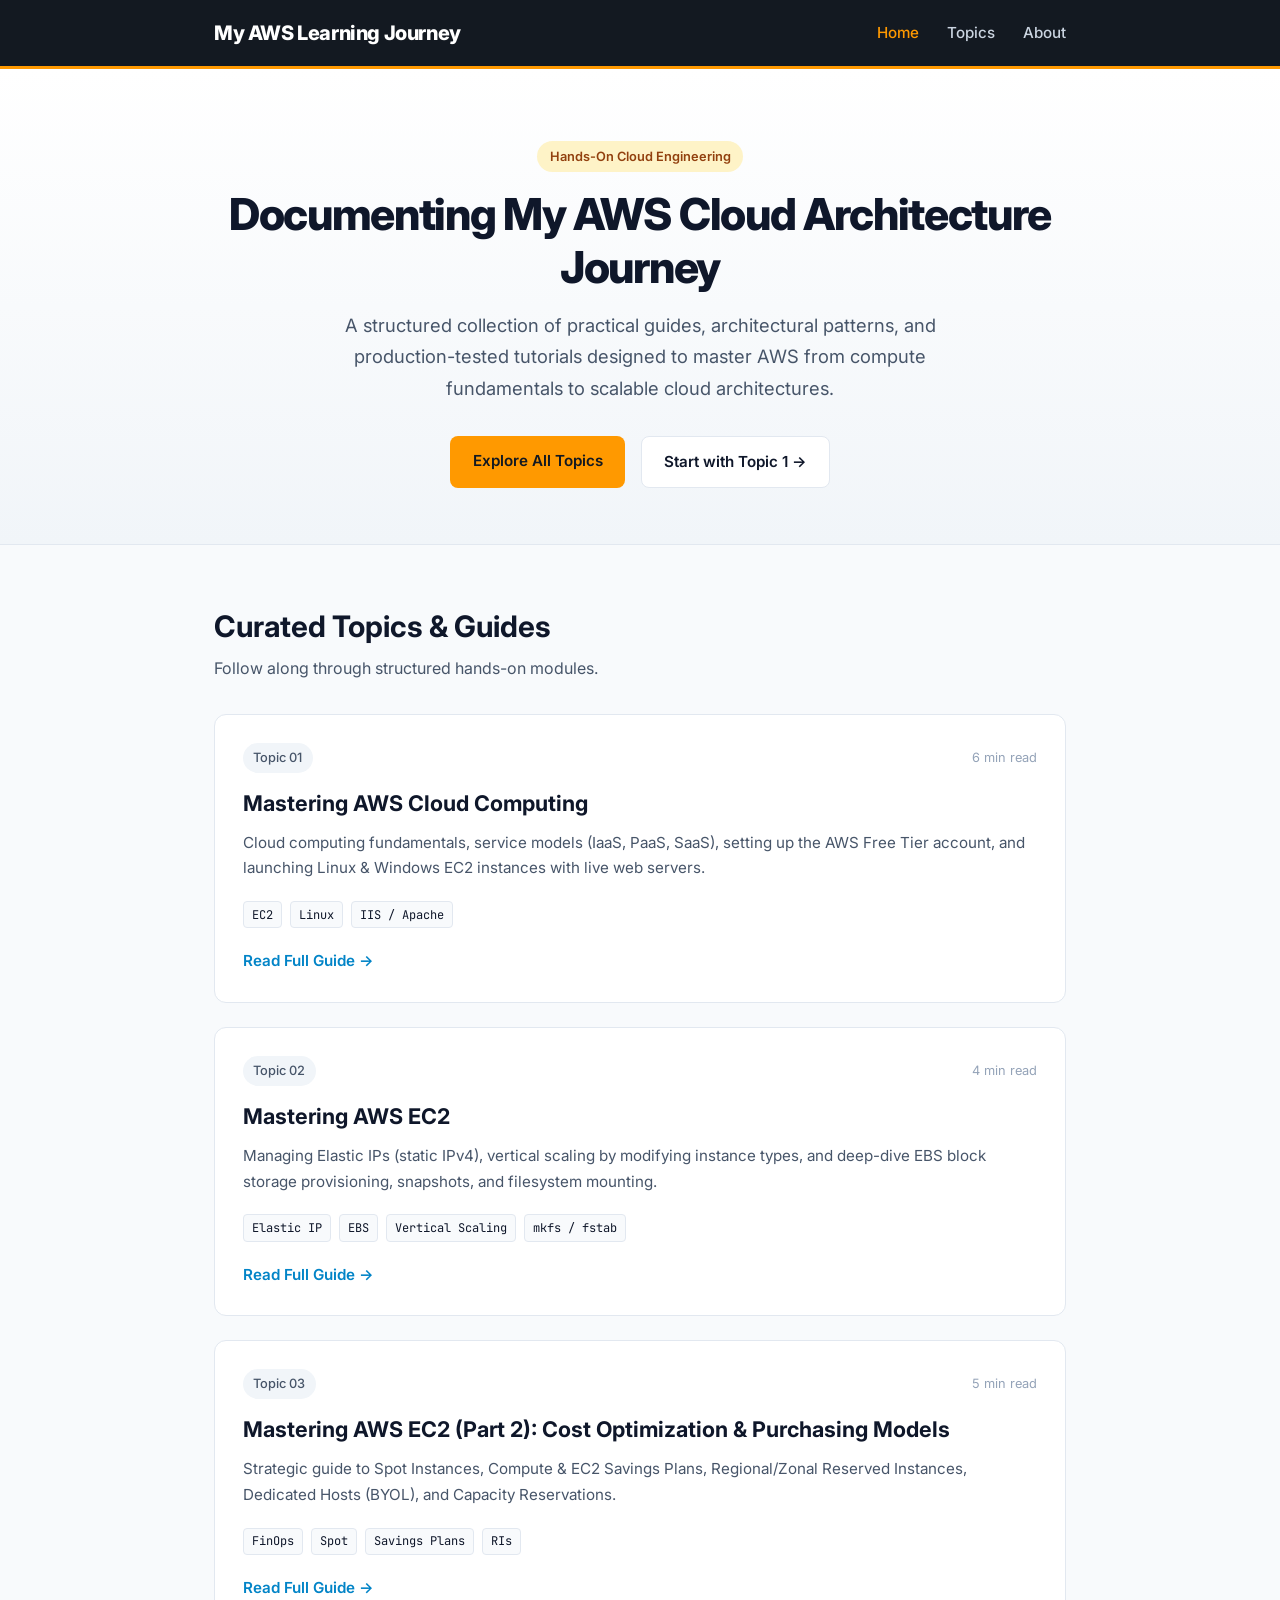
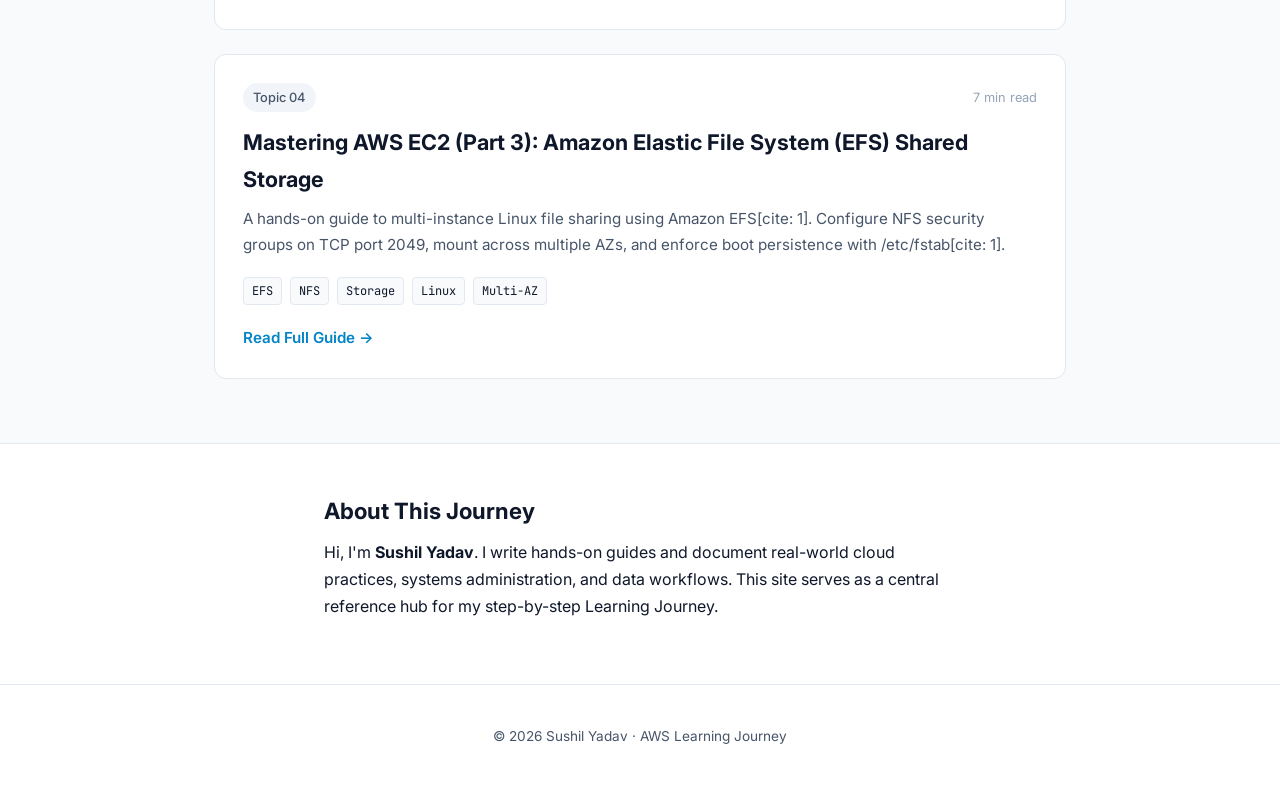
<file: index.html>
<!doctype html>
<html lang="en">
  <head>
    <meta charset="UTF-8" />
    <meta name="viewport" content="width=device-width, initial-scale=1.0" />
    <title>AWS Learning Journey | Sushil Yadav</title>
    <link rel="stylesheet" href="styles.css" />
    <link rel="preconnect" href="https://fonts.googleapis.com" />
    <link rel="preconnect" href="https://fonts.gstatic.com" crossorigin />
    <link
      href="https://fonts.googleapis.com/css2?family=Inter:wght@400;500;600;700;800&family=JetBrains+Mono:wght@400;500&display=swap"
      rel="stylesheet"
    />
  </head>
  <body>
    <!-- Navigation Bar -->
    <header class="navbar">
      <div class="nav-container">
        <a href="index.html" class="brand">My AWS Learning Journey</a>
        <nav class="nav-links">
          <a href="index.html" class="active">Home</a>
          <a href="#topics">Topics</a>
          <a href="#about">About</a>
        </nav>
      </div>
    </header>

    <!-- Hero Section -->
    <section class="hero">
      <div class="container hero-content">
        <span class="badge">Hands-On Cloud Engineering</span>
        <h1 class="hero-title">
          Documenting My AWS Cloud Architecture Journey
        </h1>
        <p class="hero-subtitle">
          A structured collection of practical guides, architectural patterns,
          and production-tested tutorials designed to master AWS from compute
          fundamentals to scalable cloud architectures.
        </p>
        <div class="hero-cta">
          <a href="#topics" class="btn btn-primary">Explore All Topics</a>
          <a
            href="topics/mastering-aws-cloud-computing.html"
            class="btn btn-secondary"
            >Start with Topic 1 →</a
          >
        </div>
      </div>
    </section>

    <!-- Topics Grid Section -->
    <main class="container" id="topics">
      <div class="section-header">
        <h2>Curated Topics & Guides</h2>
        <p>Follow along through structured hands-on modules.</p>
      </div>

      <div class="grid-cards">
        <!-- Topic Card 1 (Active) -->
        <article class="card">
          <div class="card-meta">
            <span class="tag tag-active">Topic 01</span>
            <span class="read-time">6 min read</span>
          </div>
          <h3 class="card-title">
            <a href="topics/mastering-aws-cloud-computing.html"
              >Mastering AWS Cloud Computing</a
            >
          </h3>
          <p class="card-desc">
            Cloud computing fundamentals, service models (IaaS, PaaS, SaaS),
            setting up the AWS Free Tier account, and launching Linux & Windows
            EC2 instances with live web servers.
          </p>
          <div class="card-tags">
            <span>EC2</span>
            <span>Linux</span>
            <span>IIS / Apache</span>
          </div>
          <a href="topics/mastering-aws-cloud-computing.html" class="card-link"
            >Read Full Guide →</a
          >
        </article>

        <!-- Topic Card 2 (Active) -->
        <article class="card">
          <div class="card-meta">
            <span class="tag tag-active">Topic 02</span>
            <span class="read-time">4 min read</span>
          </div>
          <h3 class="card-title">
            <a href="topics/mastering-aws-ec2.html">Mastering AWS EC2</a>
          </h3>
          <p class="card-desc">
            Managing Elastic IPs (static IPv4), vertical scaling by modifying
            instance types, and deep-dive EBS block storage provisioning,
            snapshots, and filesystem mounting.
          </p>
          <div class="card-tags">
            <span>Elastic IP</span>
            <span>EBS</span>
            <span>Vertical Scaling</span>
            <span>mkfs / fstab</span>
          </div>
          <a href="topics/mastering-aws-ec2.html" class="card-link"
            >Read Full Guide →</a
          >
        </article>

        <!-- Topic Card 3 (Active) -->
        <article class="card">
          <div class="card-meta">
            <span class="tag tag-active">Topic 03</span>
            <span class="read-time">5 min read</span>
          </div>
          <h3 class="card-title">
            <a href="topics/aws-ec2-cost-optimization.html"
              >Mastering AWS EC2 (Part 2): Cost Optimization & Purchasing
              Models</a
            >
          </h3>
          <p class="card-desc">
            Strategic guide to Spot Instances, Compute & EC2 Savings Plans,
            Regional/Zonal Reserved Instances, Dedicated Hosts (BYOL), and
            Capacity Reservations.
          </p>
          <div class="card-tags">
            <span>FinOps</span>
            <span>Spot</span>
            <span>Savings Plans</span>
            <span>RIs</span>
          </div>
          <a href="topics/aws-ec2-cost-optimization.html" class="card-link"
            >Read Full Guide →</a
          >
        </article>

        <!-- Topic Card 4 (Active) -->
        <article class="card">
          <div class="card-meta">
            <span class="tag tag-active">Topic 04</span>
            <span class="read-time">7 min read</span>
          </div>
          <h3 class="card-title">
            <a href="topics/mastering-aws-ec2-part3-efs-shared-storage.html"
              >Mastering AWS EC2 (Part 3): Amazon Elastic File System (EFS)
              Shared Storage</a
            >
          </h3>
          <p class="card-desc">
            A hands-on guide to multi-instance Linux file sharing using Amazon
            EFS[cite: 1]. Configure NFS security groups on TCP port 2049, mount
            across multiple AZs, and enforce boot persistence with
            /etc/fstab[cite: 1].
          </p>
          <div class="card-tags">
            <span>EFS</span>
            <span>NFS</span>
            <span>Storage</span>
            <span>Linux</span>
            <span>Multi-AZ</span>
          </div>
          <a
            href="topics/mastering-aws-ec2-part3-efs-shared-storage.html"
            class="card-link"
            >Read Full Guide →</a
          >
        </article>
      </div>
    </main>

    <!-- About Section -->
    <section class="about-section" id="about">
      <div class="container about-container">
        <h2>About This Journey</h2>
        <p>
          Hi, I'm <strong>Sushil Yadav</strong>. I write hands-on guides and
          document real-world cloud practices, systems administration, and data
          workflows. This site serves as a central reference hub for my
          step-by-step Learning Journey.
        </p>
      </div>
    </section>

    <!-- Footer -->
    <footer class="footer">
      <div class="container footer-content">
        <p>© 2026 Sushil Yadav · AWS Learning Journey</p>
      </div>
    </footer>
  </body>
</html>
</file>
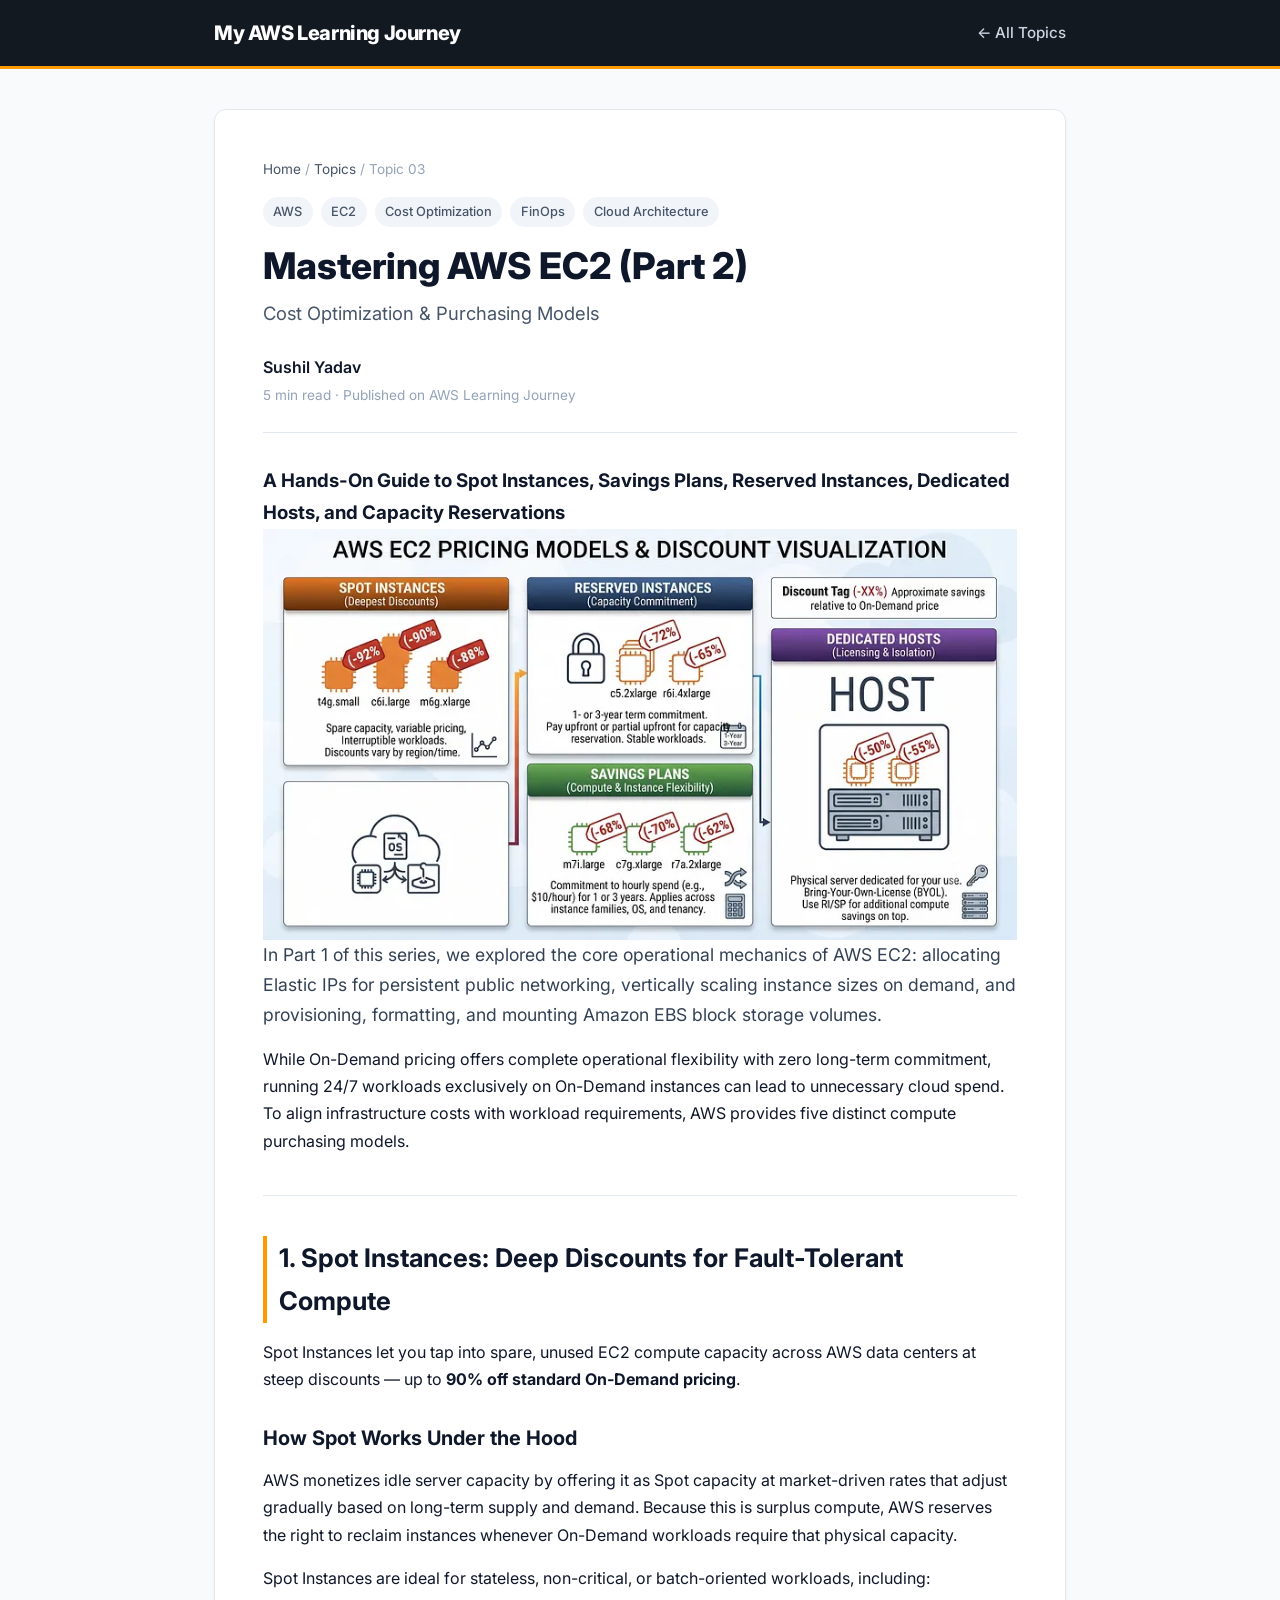
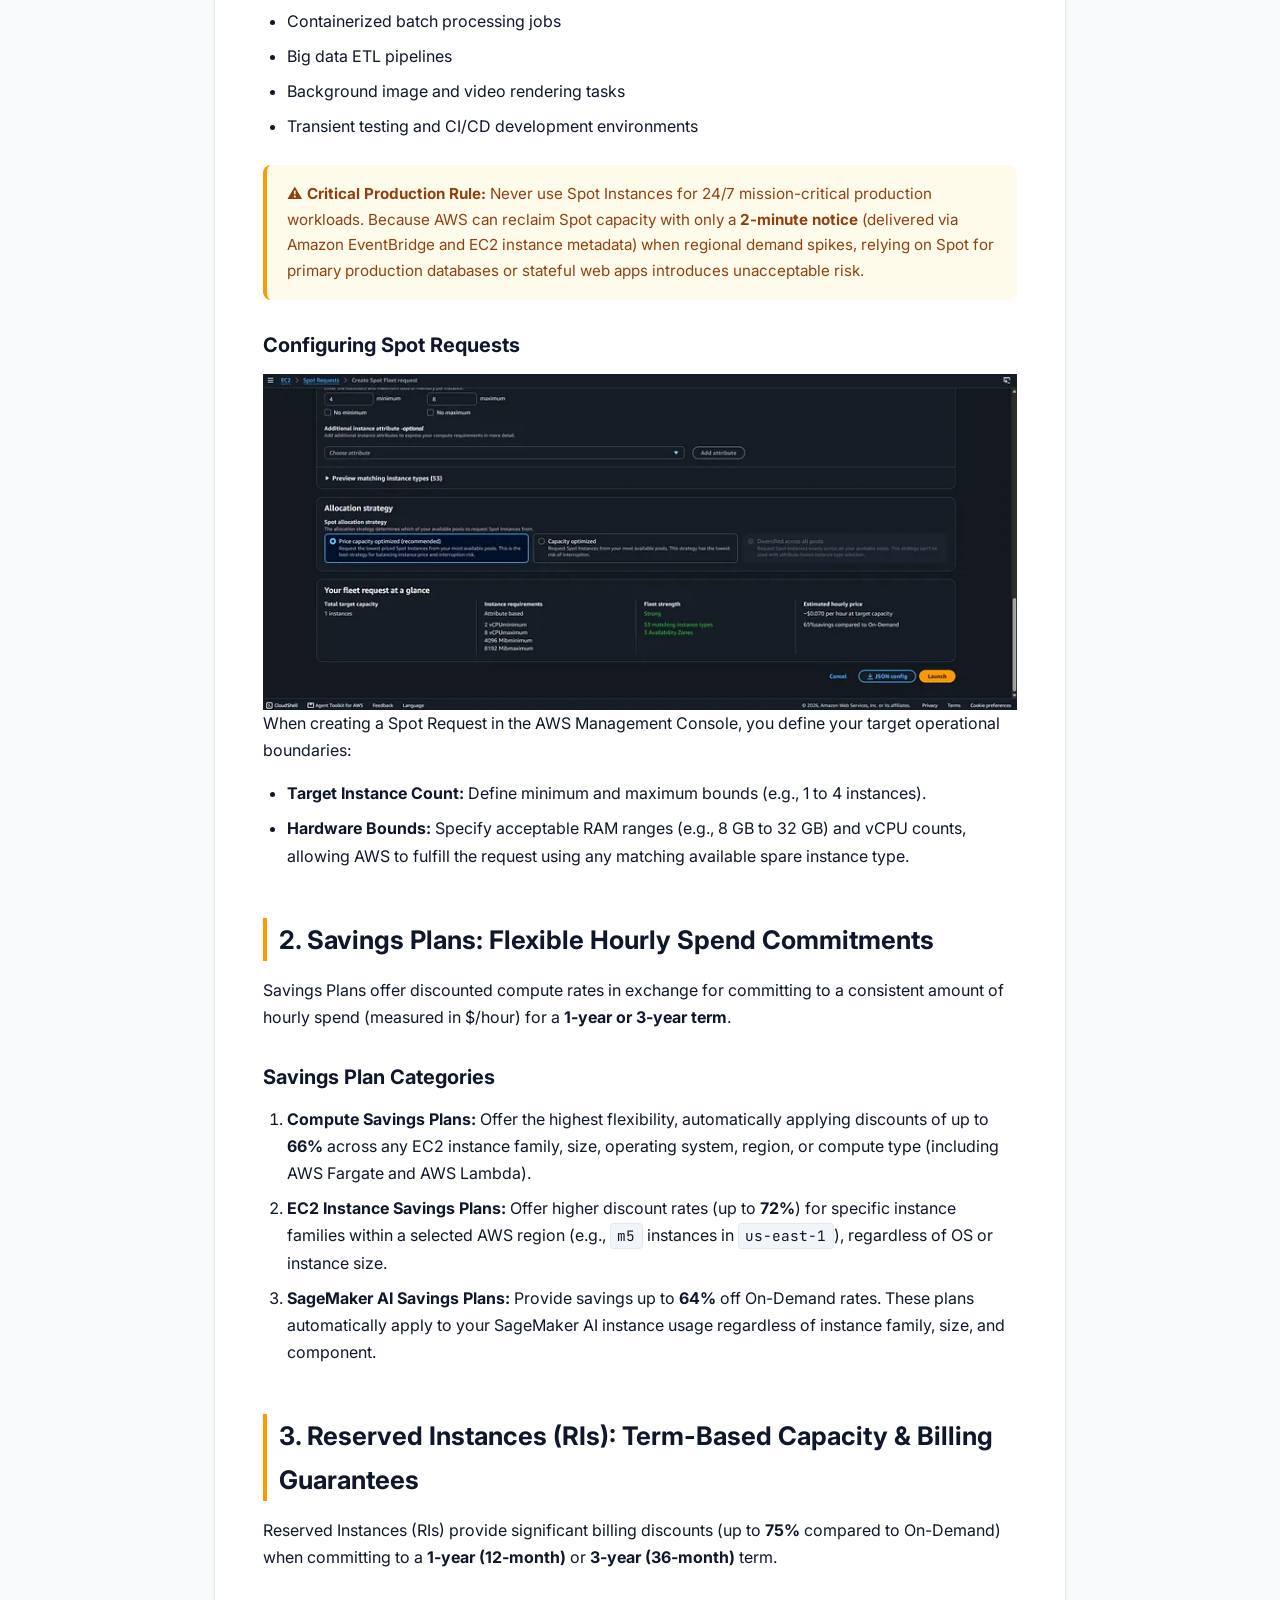
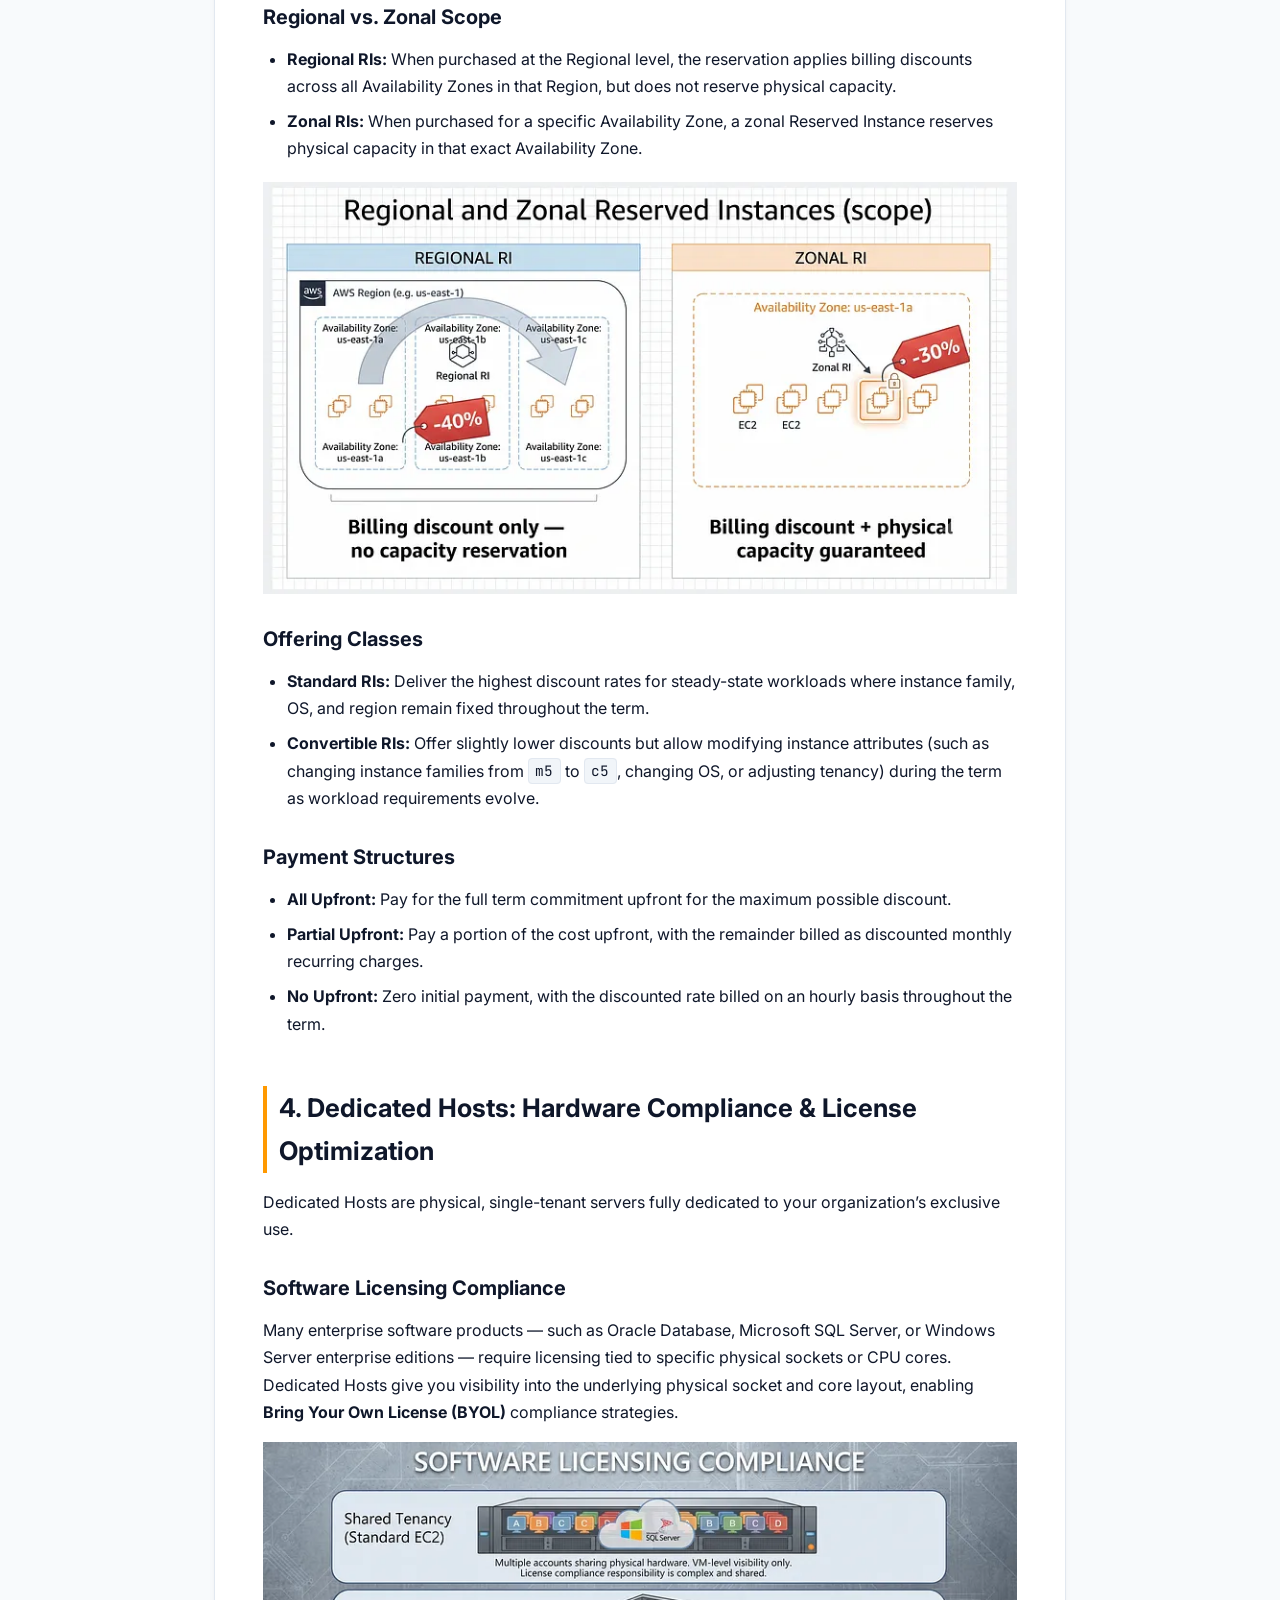
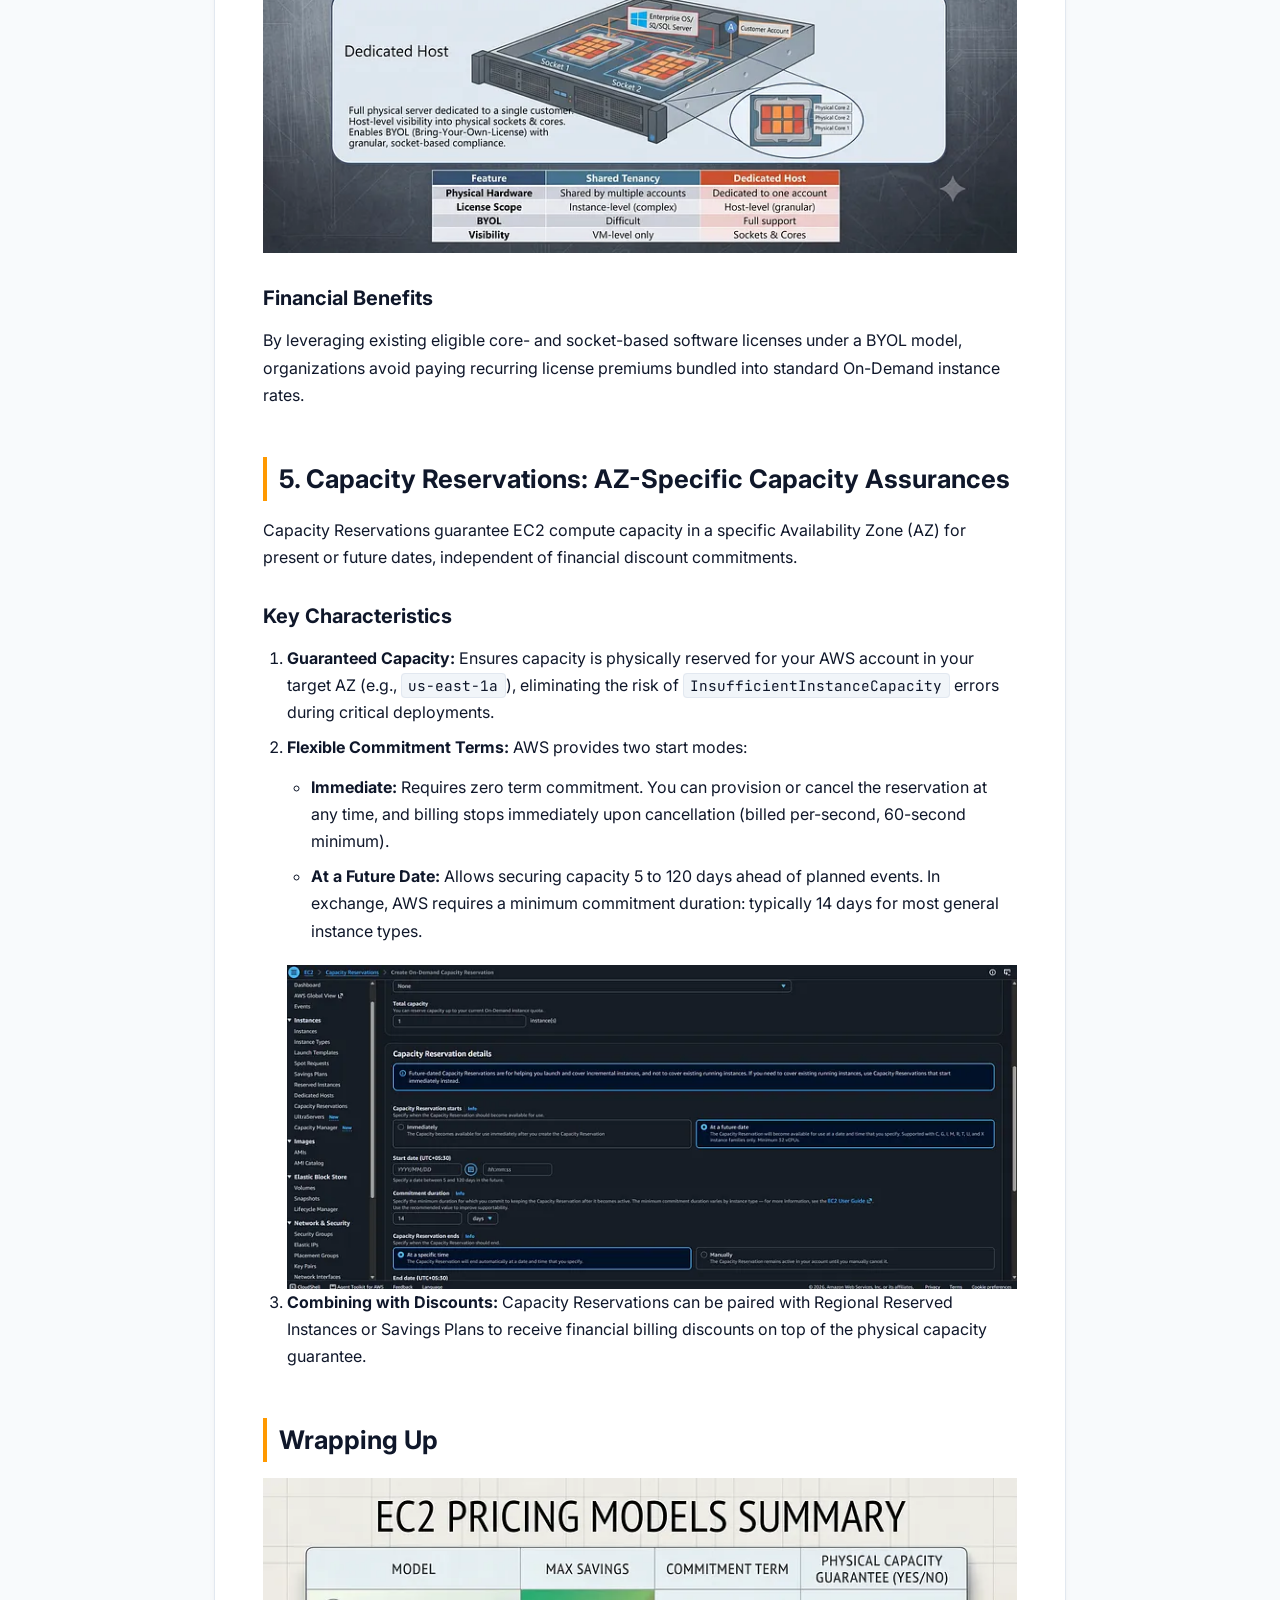
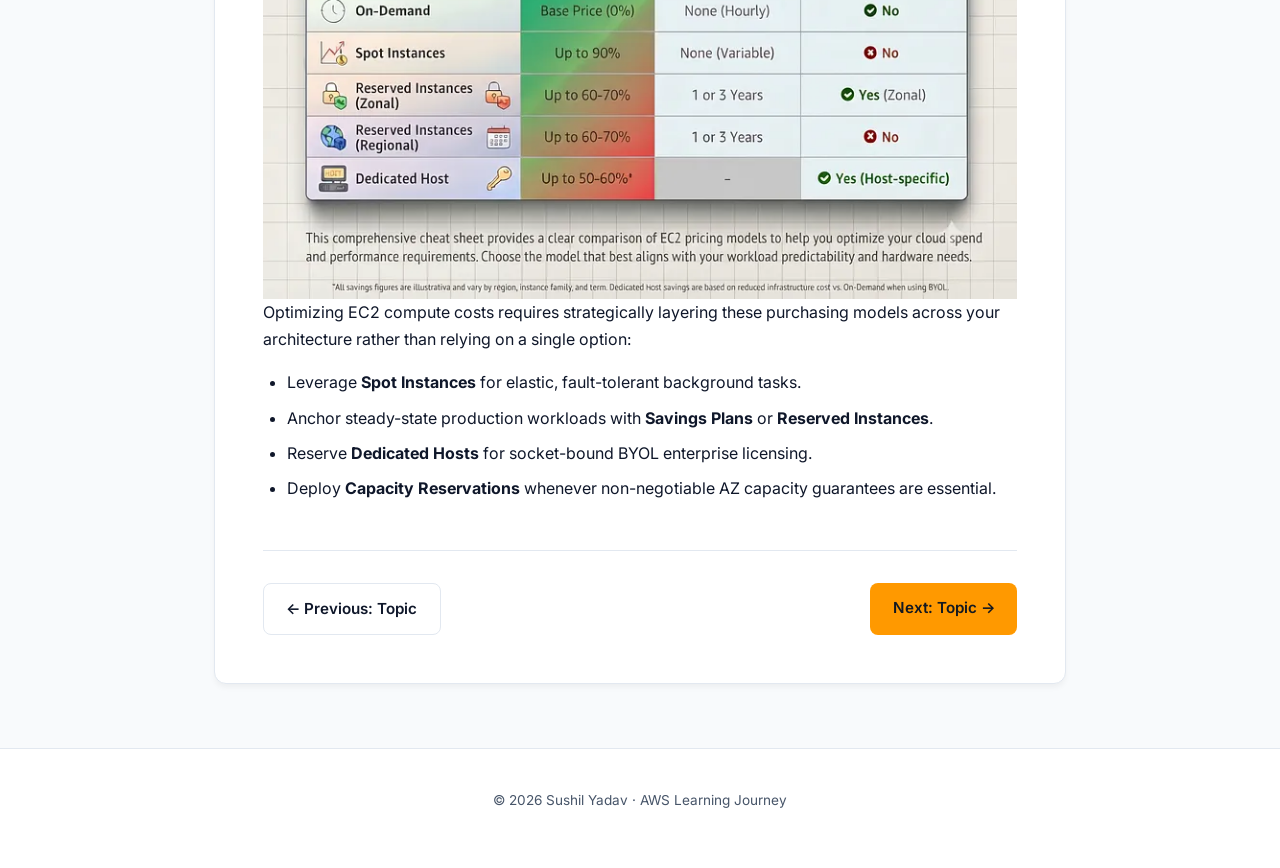
<file: topics/aws-ec2-cost-optimization.html>
<!doctype html>
<html lang="en">
  <head>
    <meta charset="UTF-8" />
    <meta name="viewport" content="width=device-width, initial-scale=1.0" />
    <title>
      Mastering AWS EC2 (Part 2): Cost Optimization & Purchasing Models | AWS
      Learning Journey
    </title>
    <link rel="stylesheet" href="../styles.css" />
    <link rel="preconnect" href="https://fonts.googleapis.com" />
    <link rel="preconnect" href="https://fonts.gstatic.com" crossorigin />
    <link
      href="https://fonts.googleapis.com/css2?family=Inter:wght@400;500;600;700;800&family=JetBrains+Mono:wght@400;500&display=swap"
      rel="stylesheet"
    />
  </head>

  <!-- Image Zoom Modal -->
  <div id="image-modal" class="image-zoom-modal">
    <span class="modal-close">&times;</span>
    <img class="modal-content" id="modal-img" alt="Zoomed view" />
  </div>

  <body>
    <!-- Navigation Bar -->
    <header class="navbar">
      <div class="nav-container">
        <a href="../index.html" class="brand">My AWS Learning Journey</a>
        <nav class="nav-links">
          <a href="../index.html">← All Topics</a>
          <!-- <a href="#spot">Spot</a>
        <a href="#savings-plans">Savings Plans</a>
        <a href="#ri">Reserved Instances</a>
        <a href="#dedicated">Dedicated Hosts</a>
        <a href="#capacity">Capacity Reservations</a> -->
        </nav>
      </div>
    </header>

    <!-- Main Content -->
    <main class="container">
      <article class="post">
        <!-- Article Header -->
        <header class="post-header">
          <div class="breadcrumb">
            <a href="../index.html">Home</a> /
            <a href="../index.html#topics">Topics</a> / <span>Topic 03</span>
          </div>
          <div class="tag-list">
            <span class="tag">AWS</span>
            <span class="tag">EC2</span>
            <span class="tag">Cost Optimization</span>
            <span class="tag">FinOps</span>
            <span class="tag">Cloud Architecture</span>
          </div>
          <h1 class="post-title">Mastering AWS EC2 (Part 2)</h1>
          <p class="post-subtitle">Cost Optimization & Purchasing Models</p>

          <div class="author-meta">
            <div class="author-info">
              <span class="author-name">Sushil Yadav</span>
              <span class="meta-details"
                >5 min read · Published on AWS Learning Journey</span
              >
            </div>
          </div>
        </header>

        <!-- Intro Section -->
        <section class="intro-section">
          <h3 style="margin-top: 0">
            A Hands-On Guide to Spot Instances, Savings Plans, Reserved
            Instances, Dedicated Hosts, and Capacity Reservations
          </h3>
          <div><img src="../images/headder.webp" alt="headder" /></div>
          <p class="lead">
            In Part 1 of this series, we explored the core operational mechanics
            of AWS EC2: allocating Elastic IPs for persistent public networking,
            vertically scaling instance sizes on demand, and provisioning,
            formatting, and mounting Amazon EBS block storage volumes.
          </p>
          <p>
            While On-Demand pricing offers complete operational flexibility with
            zero long-term commitment, running 24/7 workloads exclusively on
            On-Demand instances can lead to unnecessary cloud spend. To align
            infrastructure costs with workload requirements, AWS provides five
            distinct compute purchasing models.
          </p>
        </section>

        <hr class="divider" />

        <!-- 1. Spot Instances -->
        <section id="spot" class="guide-part">
          <h2>1. Spot Instances: Deep Discounts for Fault-Tolerant Compute</h2>
          <p>
            Spot Instances let you tap into spare, unused EC2 compute capacity
            across AWS data centers at steep discounts — up to
            <strong>90% off standard On-Demand pricing</strong>.
          </p>

          <h3>How Spot Works Under the Hood</h3>
          <p>
            AWS monetizes idle server capacity by offering it as Spot capacity
            at market-driven rates that adjust gradually based on long-term
            supply and demand. Because this is surplus compute, AWS reserves the
            right to reclaim instances whenever On-Demand workloads require that
            physical capacity.
          </p>
          <p>
            Spot Instances are ideal for stateless, non-critical, or
            batch-oriented workloads, including:
          </p>
          <ul>
            <li>Containerized batch processing jobs</li>
            <li>Big data ETL pipelines</li>
            <li>Background image and video rendering tasks</li>
            <li>Transient testing and CI/CD development environments</li>
          </ul>

          <div class="callout callout-warning">
            <strong>⚠️ Critical Production Rule:</strong> Never use Spot
            Instances for 24/7 mission-critical production workloads. Because
            AWS can reclaim Spot capacity with only a
            <strong>2-minute notice</strong> (delivered via Amazon EventBridge
            and EC2 instance metadata) when regional demand spikes, relying on
            Spot for primary production databases or stateful web apps
            introduces unacceptable risk.
          </div>

          <h3>Configuring Spot Requests</h3>
          <div>
            <img src="../images/spot instance.webp" alt="spot instance" />
          </div>
          <p>
            When creating a Spot Request in the AWS Management Console, you
            define your target operational boundaries:
          </p>
          <ul>
            <li>
              <strong>Target Instance Count:</strong> Define minimum and maximum
              bounds (e.g., 1 to 4 instances).
            </li>
            <li>
              <strong>Hardware Bounds:</strong> Specify acceptable RAM ranges
              (e.g., 8 GB to 32 GB) and vCPU counts, allowing AWS to fulfill the
              request using any matching available spare instance type.
            </li>
          </ul>
        </section>

        <!-- 2. Savings Plans -->
        <section id="savings-plans" class="guide-part">
          <h2>2. Savings Plans: Flexible Hourly Spend Commitments</h2>
          <p>
            Savings Plans offer discounted compute rates in exchange for
            committing to a consistent amount of hourly spend (measured in
            $/hour) for a <strong>1-year or 3-year term</strong>.
          </p>

          <h3>Savings Plan Categories</h3>
          <ol class="steps-list">
            <li>
              <strong>Compute Savings Plans:</strong> Offer the highest
              flexibility, automatically applying discounts of up to
              <strong>66%</strong> across any EC2 instance family, size,
              operating system, region, or compute type (including AWS Fargate
              and AWS Lambda).
            </li>
            <li>
              <strong>EC2 Instance Savings Plans:</strong> Offer higher discount
              rates (up to <strong>72%</strong>) for specific instance families
              within a selected AWS region (e.g., <code>m5</code> instances in
              <code>us-east-1</code>), regardless of OS or instance size.
            </li>
            <li>
              <strong>SageMaker AI Savings Plans:</strong> Provide savings up to
              <strong>64%</strong> off On-Demand rates. These plans
              automatically apply to your SageMaker AI instance usage regardless
              of instance family, size, and component.
            </li>
          </ol>
        </section>

        <!-- 3. Reserved Instances -->
        <section id="ri" class="guide-part">
          <h2>
            3. Reserved Instances (RIs): Term-Based Capacity & Billing
            Guarantees
          </h2>
          <p>
            Reserved Instances (RIs) provide significant billing discounts (up
            to <strong>75%</strong> compared to On-Demand) when committing to a
            <strong>1-year (12-month)</strong> or
            <strong>3-year (36-month)</strong> term.
          </p>

          <h3>Regional vs. Zonal Scope</h3>
          <ul>
            <li>
              <strong>Regional RIs:</strong> When purchased at the Regional
              level, the reservation applies billing discounts across all
              Availability Zones in that Region, but does not reserve physical
              capacity.
            </li>
            <li>
              <strong>Zonal RIs:</strong> When purchased for a specific
              Availability Zone, a zonal Reserved Instance reserves physical
              capacity in that exact Availability Zone.
            </li>
          </ul>
          <div>
            <img
              src="../images/regional vs zonall.webp"
              alt="regional vs zonal"
            />
          </div>

          <h3>Offering Classes</h3>
          <ul>
            <li>
              <strong>Standard RIs:</strong> Deliver the highest discount rates
              for steady-state workloads where instance family, OS, and region
              remain fixed throughout the term.
            </li>
            <li>
              <strong>Convertible RIs:</strong> Offer slightly lower discounts
              but allow modifying instance attributes (such as changing instance
              families from <code>m5</code> to <code>c5</code>, changing OS, or
              adjusting tenancy) during the term as workload requirements
              evolve.
            </li>
          </ul>

          <h3>Payment Structures</h3>
          <ul>
            <li>
              <strong>All Upfront:</strong> Pay for the full term commitment
              upfront for the maximum possible discount.
            </li>
            <li>
              <strong>Partial Upfront:</strong> Pay a portion of the cost
              upfront, with the remainder billed as discounted monthly recurring
              charges.
            </li>
            <li>
              <strong>No Upfront:</strong> Zero initial payment, with the
              discounted rate billed on an hourly basis throughout the term.
            </li>
          </ul>
        </section>

        <!-- 4. Dedicated Hosts -->
        <section id="dedicated" class="guide-part">
          <h2>
            4. Dedicated Hosts: Hardware Compliance & License Optimization
          </h2>
          <p>
            Dedicated Hosts are physical, single-tenant servers fully dedicated
            to your organization’s exclusive use.
          </p>

          <h3>Software Licensing Compliance</h3>
          <p>
            Many enterprise software products — such as Oracle Database,
            Microsoft SQL Server, or Windows Server enterprise editions —
            require licensing tied to specific physical sockets or CPU cores.
            Dedicated Hosts give you visibility into the underlying physical
            socket and core layout, enabling
            <strong>Bring Your Own License (BYOL)</strong> compliance
            strategies.
          </p>
          <div>
            <img
              src="../images/license compliance.webp"
              alt="license compliance"
            />
          </div>

          <h3>Financial Benefits</h3>
          <p>
            By leveraging existing eligible core- and socket-based software
            licenses under a BYOL model, organizations avoid paying recurring
            license premiums bundled into standard On-Demand instance rates.
          </p>
        </section>

        <!-- 5. Capacity Reservations -->
        <section id="capacity" class="guide-part">
          <h2>5. Capacity Reservations: AZ-Specific Capacity Assurances</h2>
          <p>
            Capacity Reservations guarantee EC2 compute capacity in a specific
            Availability Zone (AZ) for present or future dates, independent of
            financial discount commitments.
          </p>

          <h3>Key Characteristics</h3>
          <ol class="steps-list">
            <li>
              <strong>Guaranteed Capacity:</strong> Ensures capacity is
              physically reserved for your AWS account in your target AZ (e.g.,
              <code>us-east-1a</code>), eliminating the risk of
              <code>InsufficientInstanceCapacity</code> errors during critical
              deployments.
            </li>
            <li>
              <strong>Flexible Commitment Terms:</strong> AWS provides two start
              modes:
              <ul>
                <li>
                  <strong>Immediate:</strong> Requires zero term commitment. You
                  can provision or cancel the reservation at any time, and
                  billing stops immediately upon cancellation (billed
                  per-second, 60-second minimum).
                </li>
                <li>
                  <strong>At a Future Date:</strong> Allows securing capacity 5
                  to 120 days ahead of planned events. In exchange, AWS requires
                  a minimum commitment duration: typically 14 days for most
                  general instance types.
                </li>
              </ul>
            </li>
            <li>
              <div>
                <img
                  src="../images/capacity reservation.webp"
                  alt="capacity reservation"
                />
              </div>
              <strong>Combining with Discounts:</strong> Capacity Reservations
              can be paired with Regional Reserved Instances or Savings Plans to
              receive financial billing discounts on top of the physical
              capacity guarantee.
            </li>
          </ol>
        </section>

        <!-- Summary -->
        <section class="guide-part">
          <h2>Wrapping Up</h2>
          <div>
            <img src="../images/wrapup.webp" alt="wrapup" />
          </div>
          <p>
            Optimizing EC2 compute costs requires strategically layering these
            purchasing models across your architecture rather than relying on a
            single option:
          </p>
          <ul>
            <li>
              Leverage <strong>Spot Instances</strong> for elastic,
              fault-tolerant background tasks.
            </li>
            <li>
              Anchor steady-state production workloads with
              <strong>Savings Plans</strong> or
              <strong>Reserved Instances</strong>.
            </li>
            <li>
              Reserve <strong>Dedicated Hosts</strong> for socket-bound BYOL
              enterprise licensing.
            </li>
            <li>
              Deploy <strong>Capacity Reservations</strong> whenever
              non-negotiable AZ capacity guarantees are essential.
            </li>
          </ul>
        </section>

        <!-- Topic Pagination -->
        <nav class="topic-pagination">
          <a href="mastering-aws-ec2.html" class="btn btn-secondary"
            >← Previous: Topic</a
          >
          <a
            href="../topics/mastering-aws-ec2-part3-efs-shared-storage.html"
            class="btn btn-primary"
            >Next: Topic →</a
          >
        </nav>
      </article>
    </main>

    <footer class="footer">
      <div class="container footer-content">
        <p>© 2026 Sushil Yadav · AWS Learning Journey</p>
      </div>
    </footer>

    <!-- Put before the closing </body> tag -->
    <script src="../functions.js"></script>
  </body>
</html>
</file>
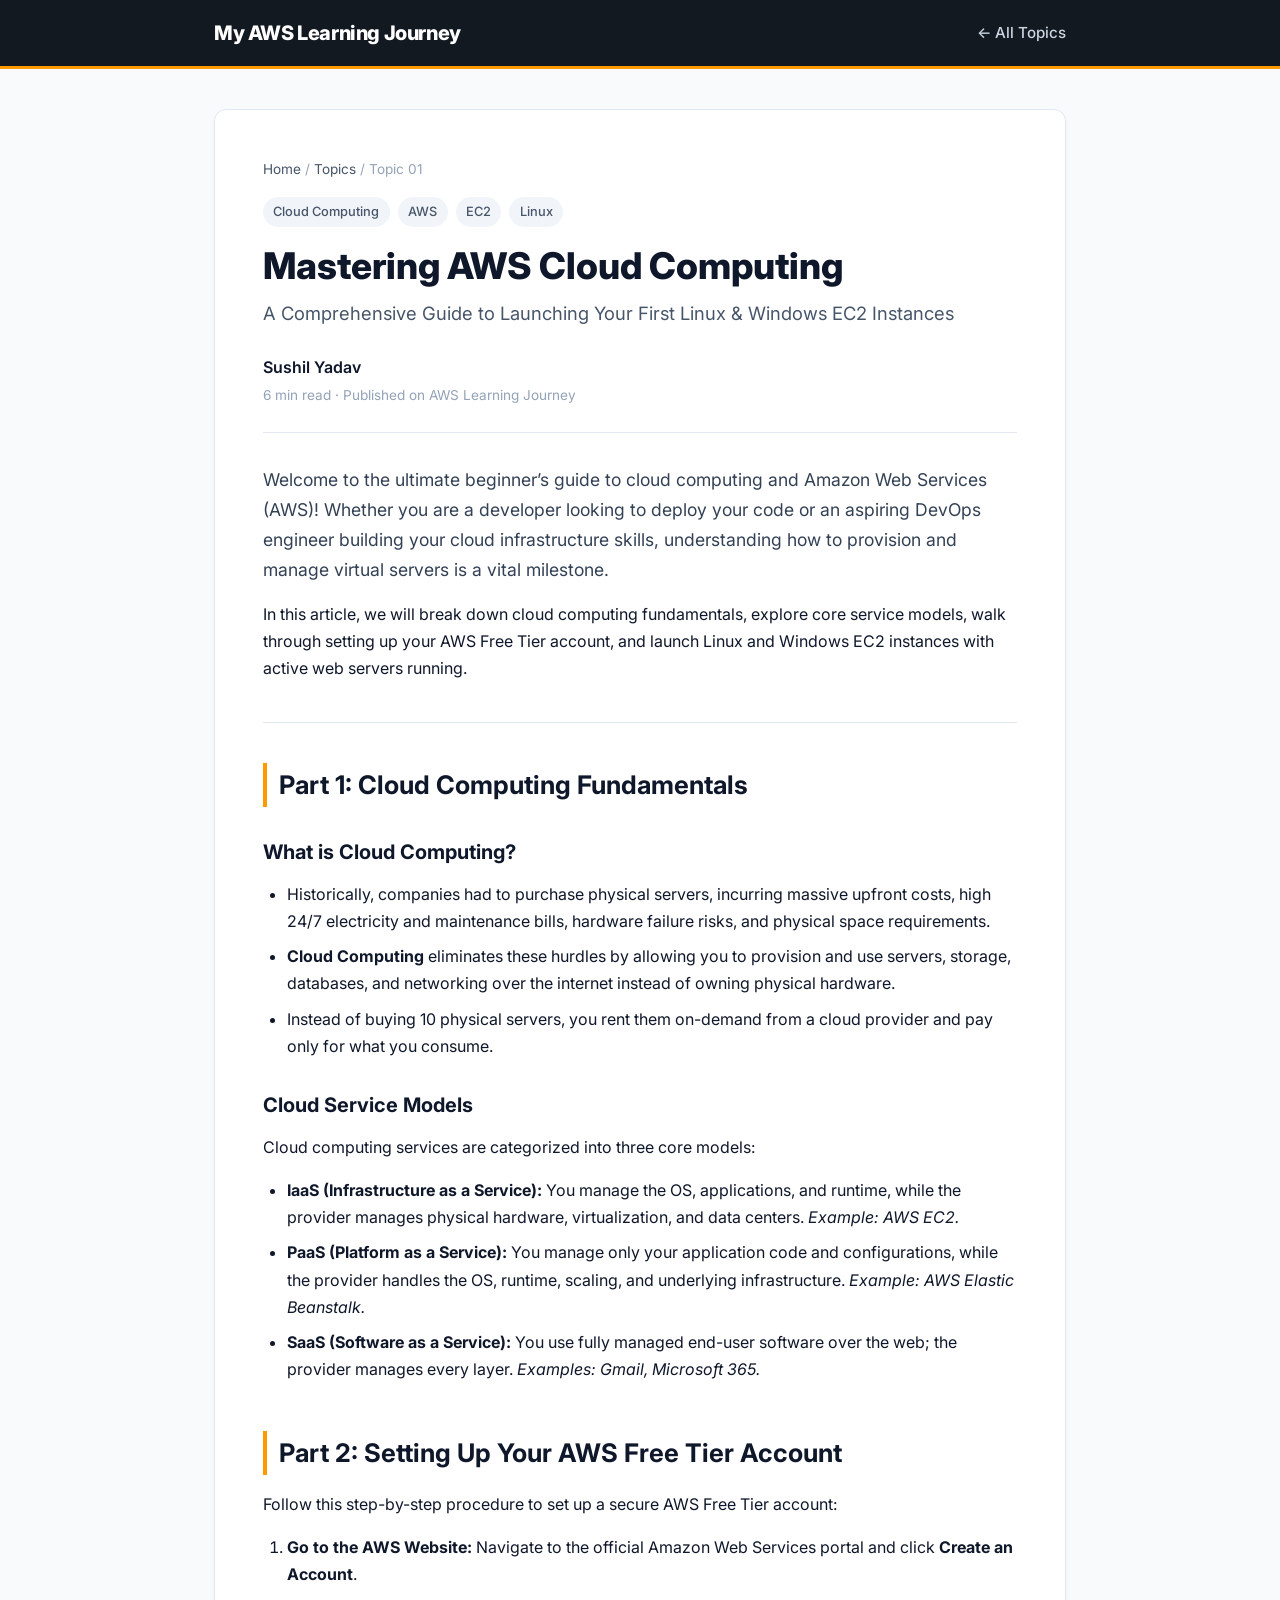
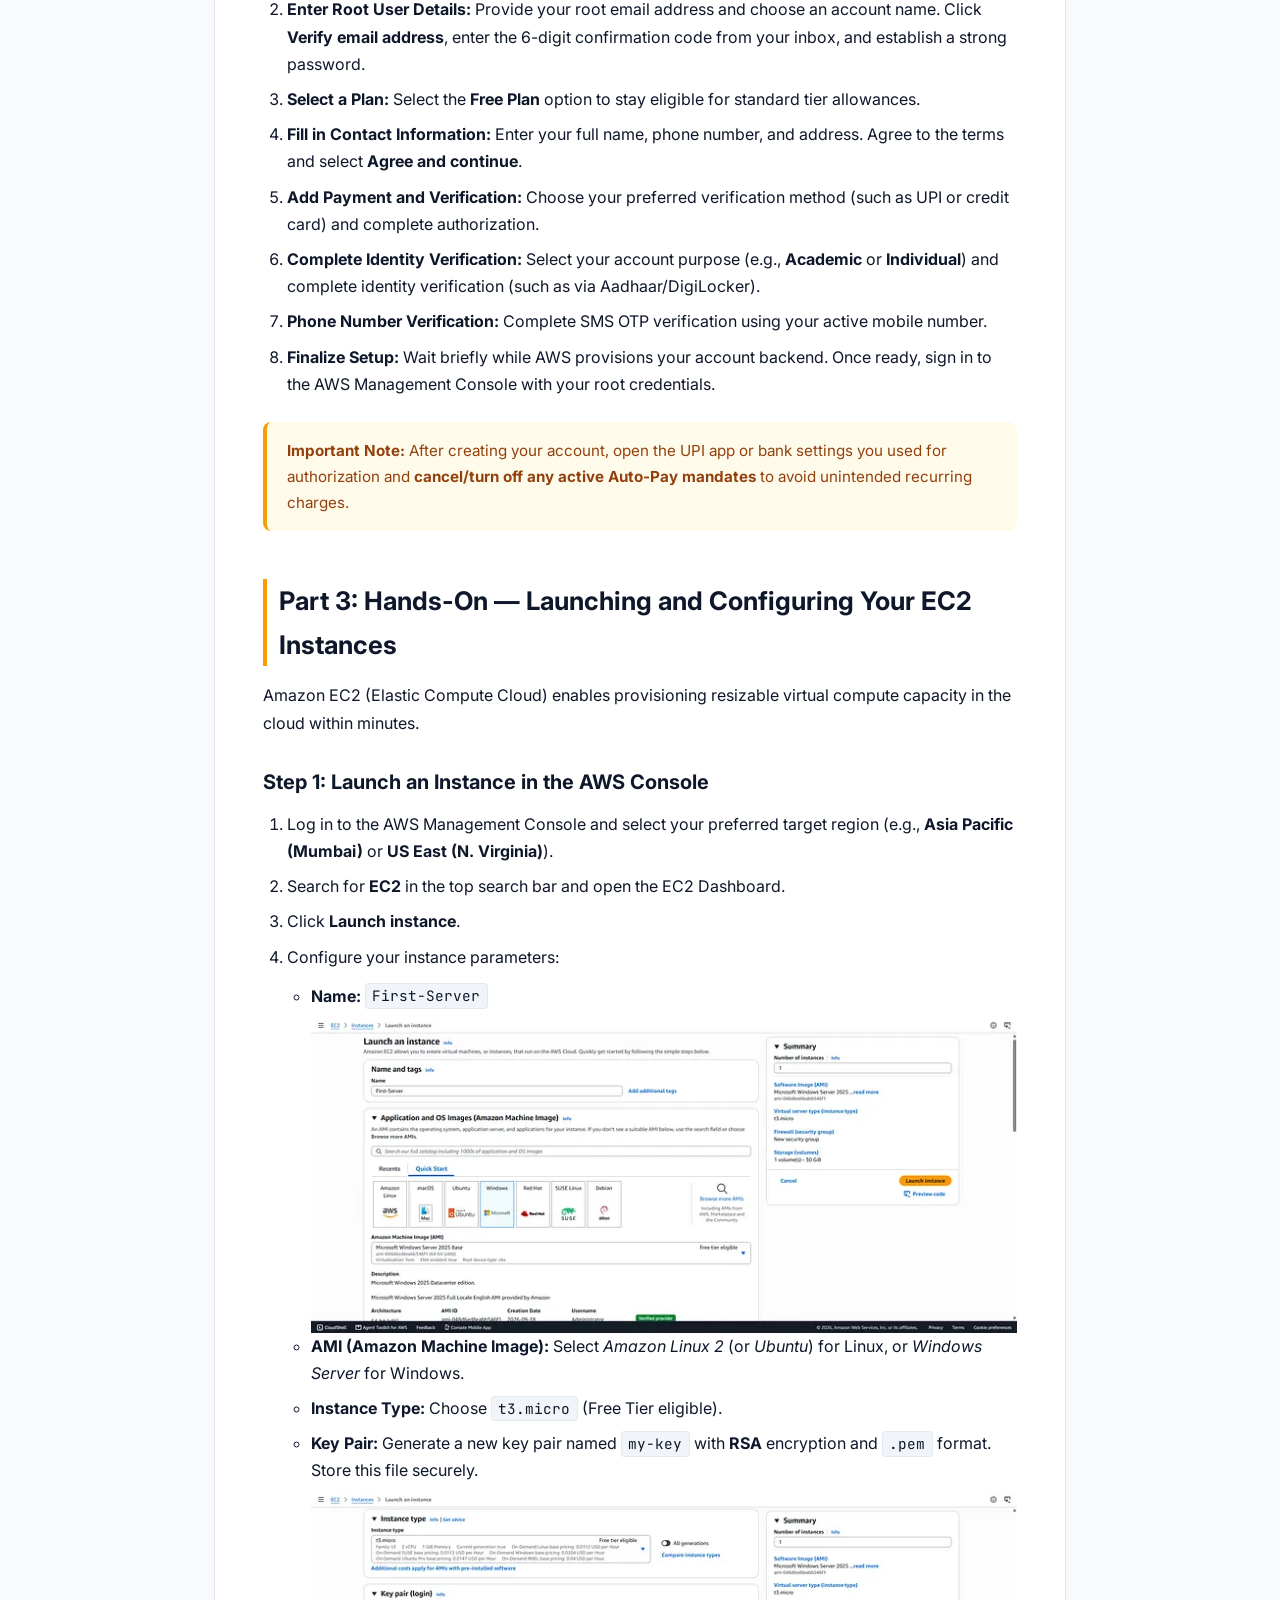
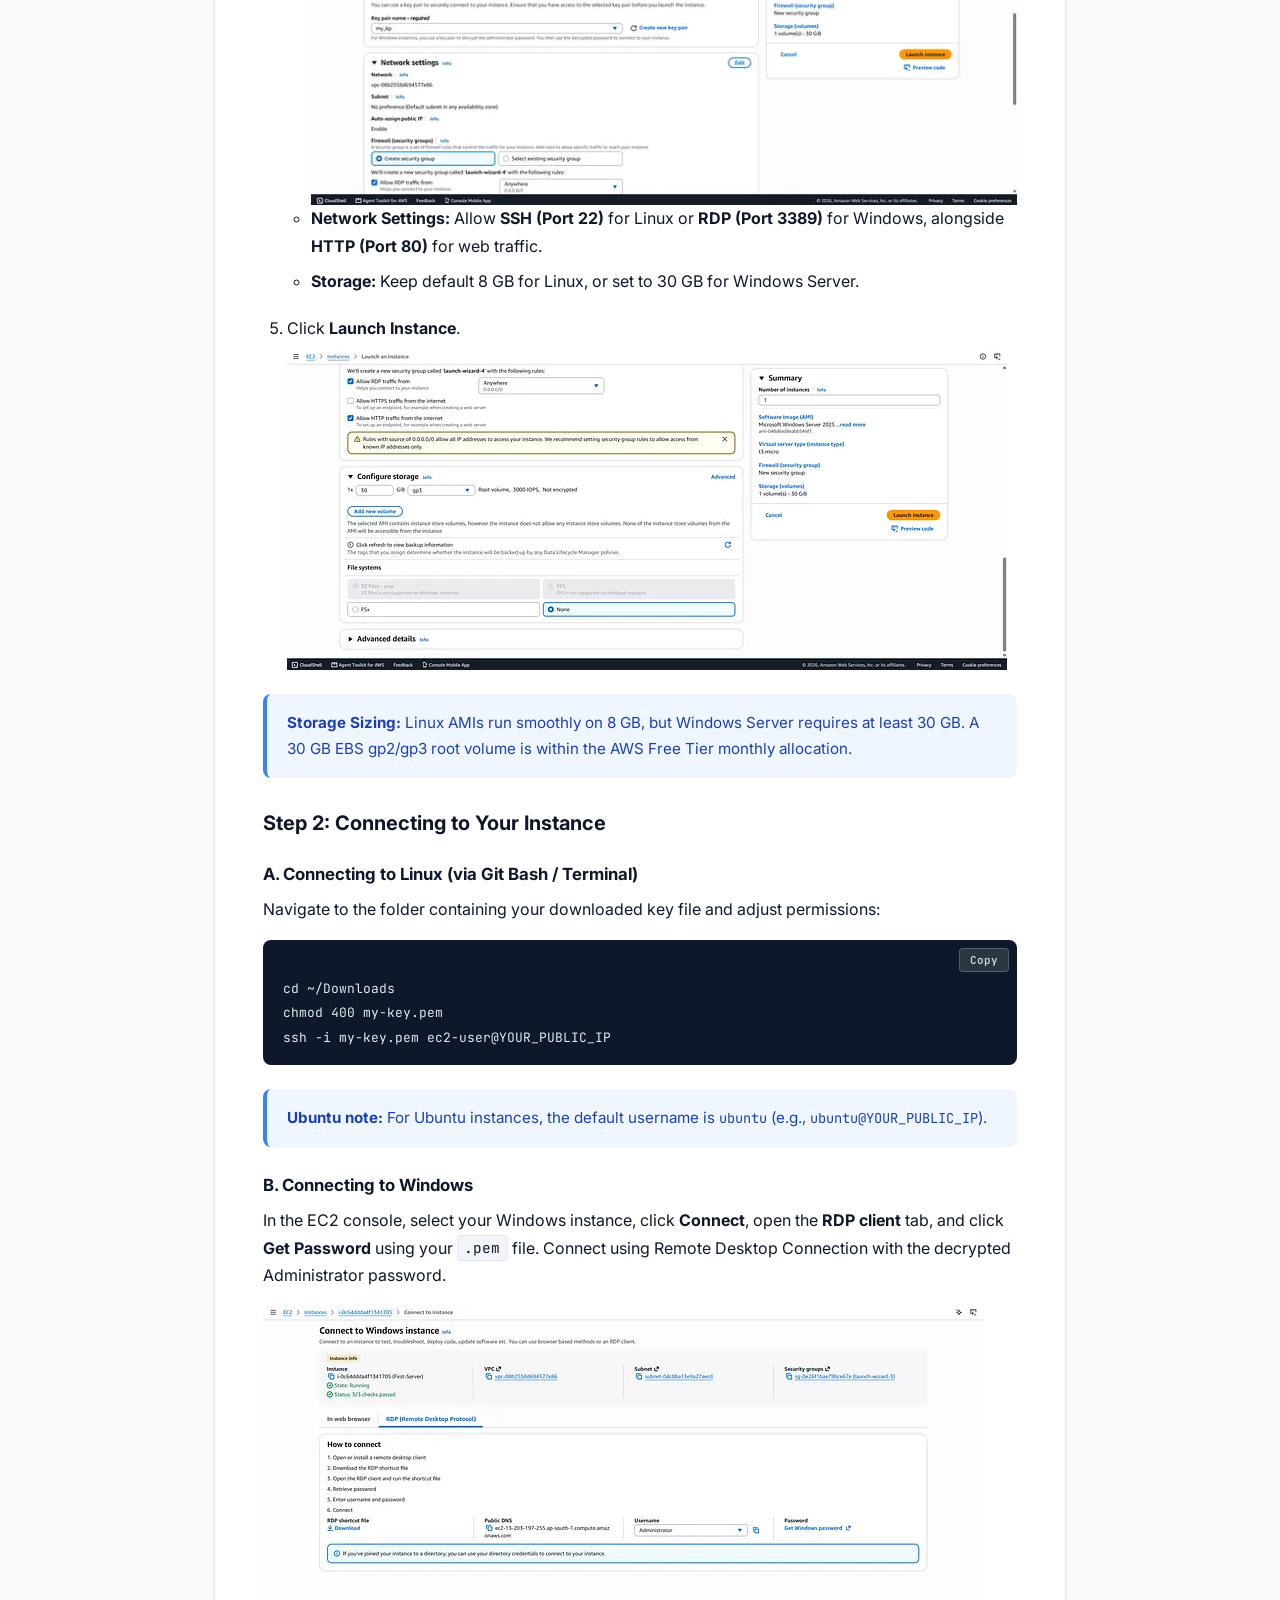
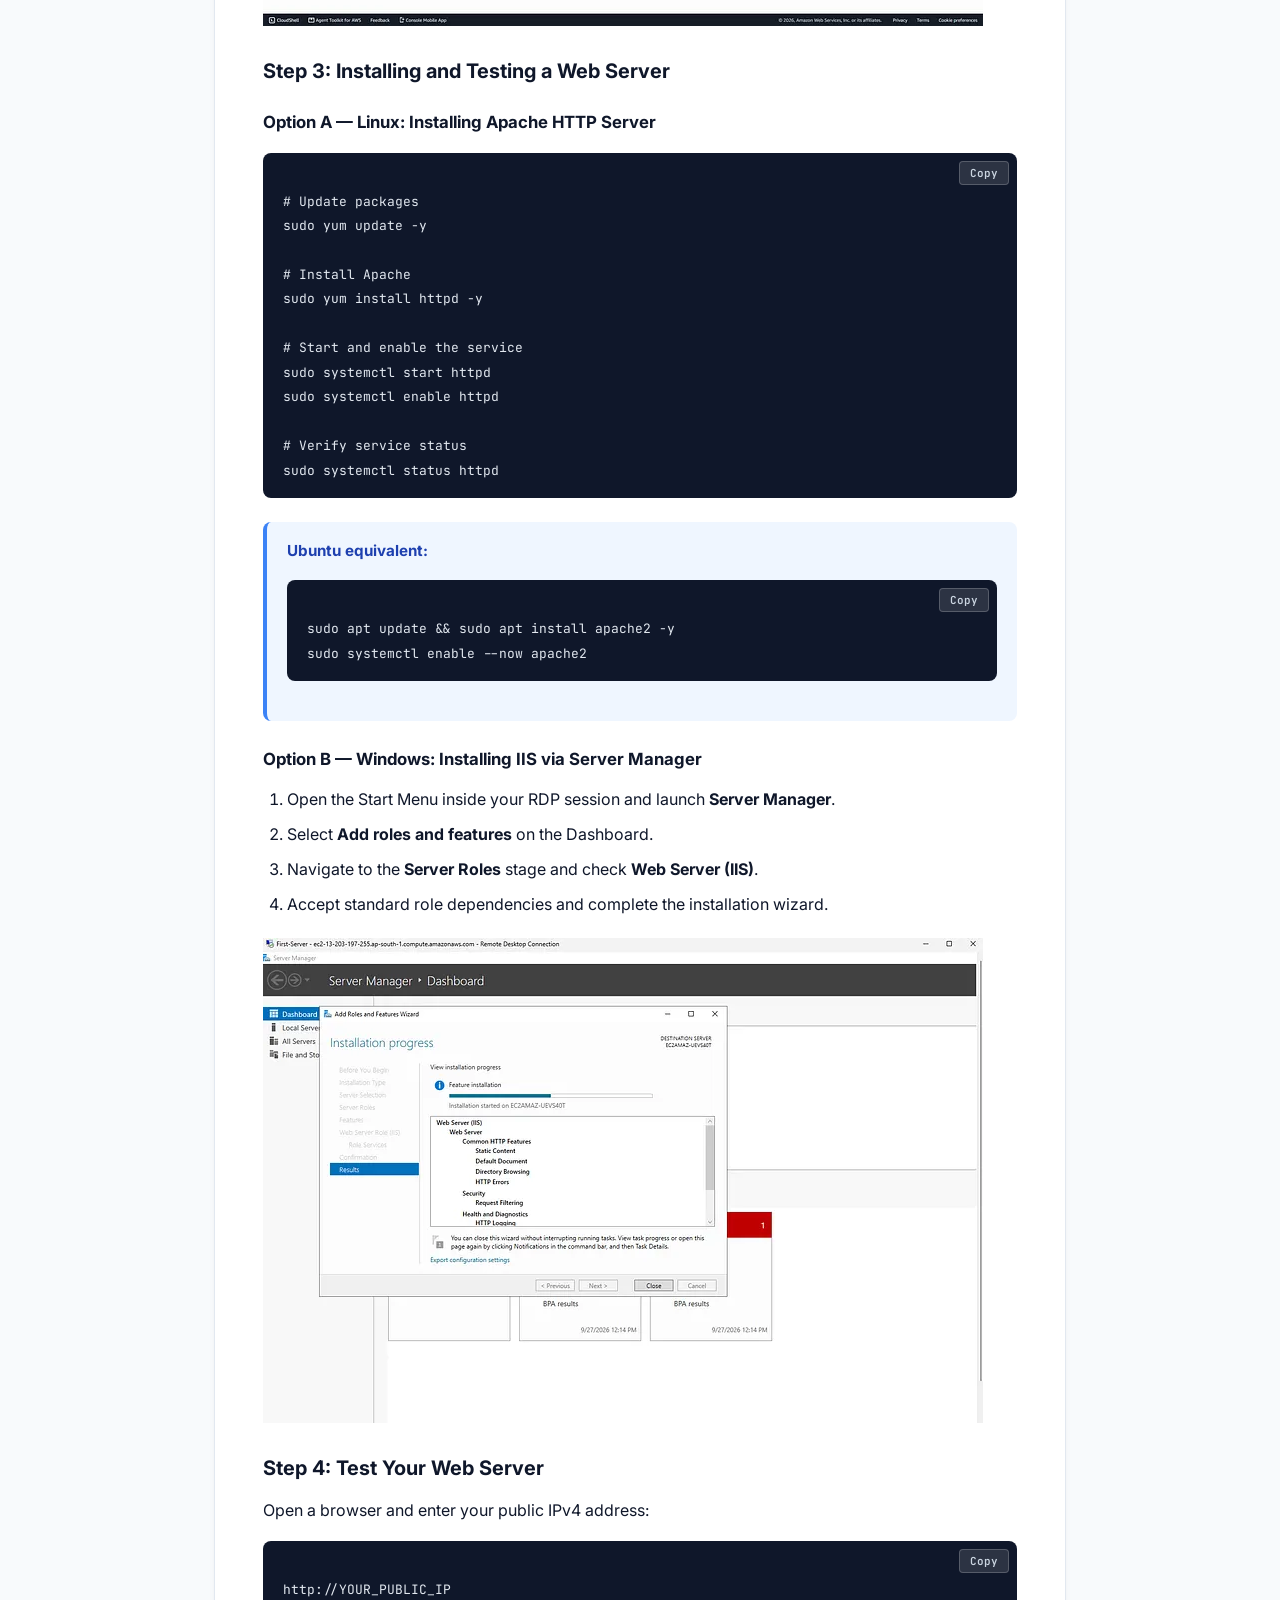
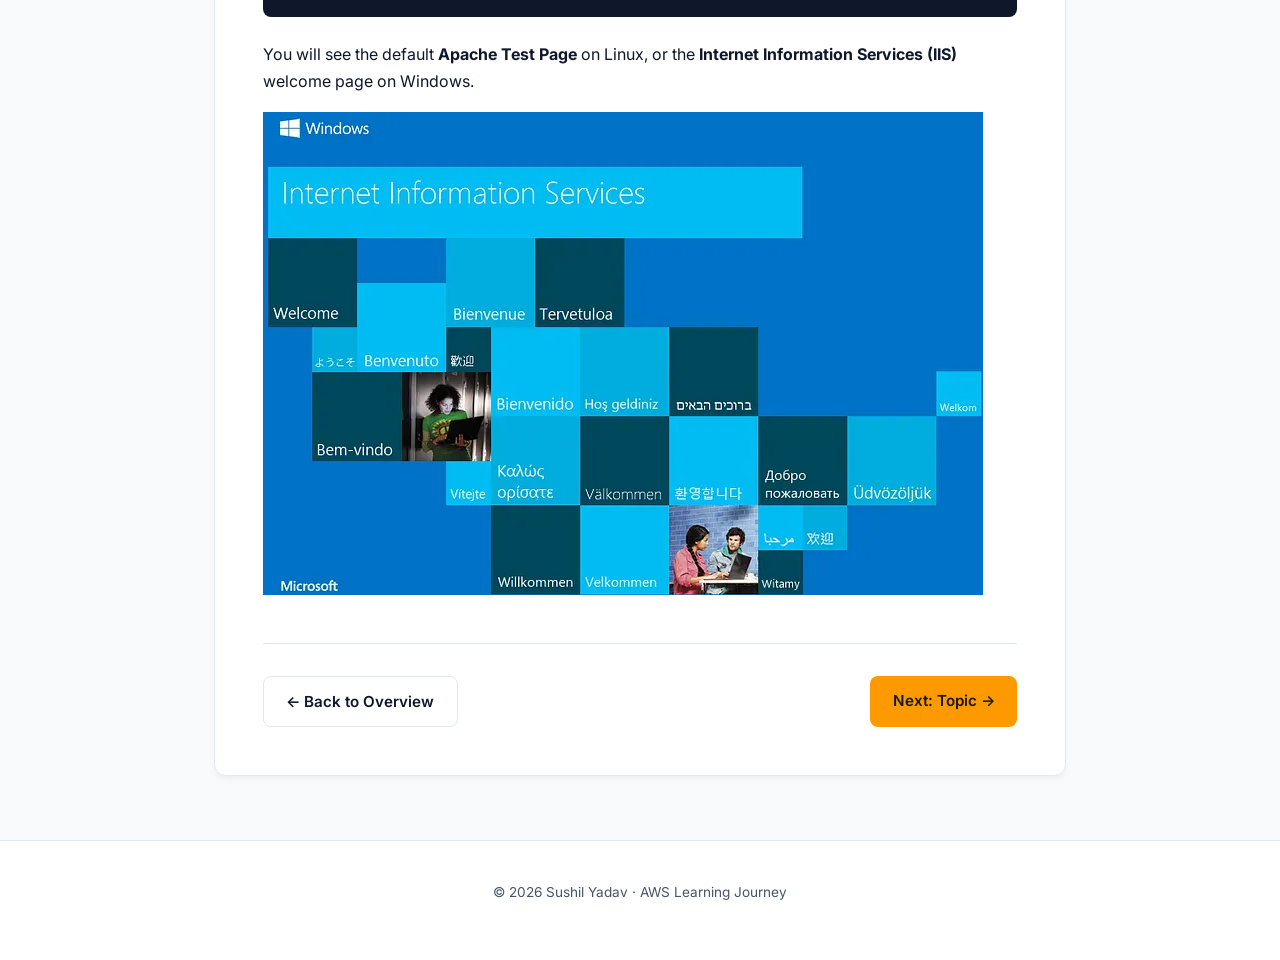
<file: topics/mastering-aws-cloud-computing.html>
<!doctype html>
<html lang="en">
  <head>
    <meta charset="UTF-8" />
    <meta name="viewport" content="width=device-width, initial-scale=1.0" />
    <title>Mastering AWS Cloud Computing | AWS Learning Journey</title>
    <link rel="stylesheet" href="../styles.css" />
    <link rel="preconnect" href="https://fonts.googleapis.com" />
    <link rel="preconnect" href="https://fonts.gstatic.com" crossorigin />
    <link
      href="https://fonts.googleapis.com/css2?family=Inter:wght@400;500;600;700&family=JetBrains+Mono:wght@400;500&display=swap"
      rel="stylesheet"
    />
  </head>

  <!-- Image Zoom Modal -->
  <div id="image-modal" class="image-zoom-modal">
    <span class="modal-close">&times;</span>
    <img class="modal-content" id="modal-img" alt="Zoomed view" />
  </div>

  <body>
    <!-- Navigation Bar -->
    <header class="navbar">
      <div class="nav-container">
        <a href="../index.html" class="brand">My AWS Learning Journey</a>
        <nav class="nav-links">
          <a href="../index.html">← All Topics</a>
          <!-- <a href="#part1">Fundamentals</a>
        <a href="#part2">Account Setup</a>
        <a href="#part3">Hands-On EC2</a> -->
        </nav>
      </div>
    </header>

    <!-- Main Content -->
    <main class="container">
      <article class="post">
        <!-- Article Header -->
        <header class="post-header">
          <div class="breadcrumb">
            <a href="../index.html">Home</a> /
            <a href="../index.html#topics">Topics</a> / <span>Topic 01</span>
          </div>
          <div class="tag-list">
            <span class="tag">Cloud Computing</span>
            <span class="tag">AWS</span>
            <span class="tag">EC2</span>
            <span class="tag">Linux</span>
          </div>
          <h1 class="post-title">Mastering AWS Cloud Computing</h1>
          <p class="post-subtitle">
            A Comprehensive Guide to Launching Your First Linux & Windows EC2
            Instances
          </p>

          <div class="author-meta">
            <div class="author-info">
              <span class="author-name">Sushil Yadav</span>
              <span class="meta-details"
                >6 min read · Published on AWS Learning Journey</span
              >
            </div>
          </div>
        </header>

        <!-- Intro -->
        <section class="intro-section">
          <p class="lead">
            Welcome to the ultimate beginner’s guide to cloud computing and
            Amazon Web Services (AWS)! Whether you are a developer looking to
            deploy your code or an aspiring DevOps engineer building your cloud
            infrastructure skills, understanding how to provision and manage
            virtual servers is a vital milestone.
          </p>
          <p>
            In this article, we will break down cloud computing fundamentals,
            explore core service models, walk through setting up your AWS Free
            Tier account, and launch Linux and Windows EC2 instances with active
            web servers running.
          </p>
        </section>

        <hr class="divider" />

        <!-- Part 1 -->
        <section id="part1" class="guide-part">
          <h2>Part 1: Cloud Computing Fundamentals</h2>

          <h3>What is Cloud Computing?</h3>
          <ul>
            <li>
              Historically, companies had to purchase physical servers,
              incurring massive upfront costs, high 24/7 electricity and
              maintenance bills, hardware failure risks, and physical space
              requirements.
            </li>
            <li>
              <strong>Cloud Computing</strong> eliminates these hurdles by
              allowing you to provision and use servers, storage, databases, and
              networking over the internet instead of owning physical hardware.
            </li>
            <li>
              Instead of buying 10 physical servers, you rent them on-demand
              from a cloud provider and pay only for what you consume.
            </li>
          </ul>

          <h3>Cloud Service Models</h3>
          <p>
            Cloud computing services are categorized into three core models:
          </p>
          <ul>
            <li>
              <strong>IaaS (Infrastructure as a Service):</strong> You manage
              the OS, applications, and runtime, while the provider manages
              physical hardware, virtualization, and data centers.
              <em>Example: AWS EC2.</em>
            </li>
            <li>
              <strong>PaaS (Platform as a Service):</strong> You manage only
              your application code and configurations, while the provider
              handles the OS, runtime, scaling, and underlying infrastructure.
              <em>Example: AWS Elastic Beanstalk.</em>
            </li>
            <li>
              <strong>SaaS (Software as a Service):</strong> You use fully
              managed end-user software over the web; the provider manages every
              layer. <em>Examples: Gmail, Microsoft 365.</em>
            </li>
          </ul>
        </section>

        <!-- Part 2 -->
        <section id="part2" class="guide-part">
          <h2>Part 2: Setting Up Your AWS Free Tier Account</h2>
          <p>
            Follow this step-by-step procedure to set up a secure AWS Free Tier
            account:
          </p>

          <ol class="steps-list">
            <li>
              <strong>Go to the AWS Website:</strong> Navigate to the official
              Amazon Web Services portal and click
              <strong>Create an Account</strong>.
            </li>
            <li>
              <strong>Enter Root User Details:</strong> Provide your root email
              address and choose an account name. Click
              <strong>Verify email address</strong>, enter the 6-digit
              confirmation code from your inbox, and establish a strong
              password.
            </li>
            <li>
              <strong>Select a Plan:</strong> Select the
              <strong>Free Plan</strong> option to stay eligible for standard
              tier allowances.
            </li>
            <li>
              <strong>Fill in Contact Information:</strong> Enter your full
              name, phone number, and address. Agree to the terms and select
              <strong>Agree and continue</strong>.
            </li>
            <li>
              <strong>Add Payment and Verification:</strong> Choose your
              preferred verification method (such as UPI or credit card) and
              complete authorization.
            </li>
            <li>
              <strong>Complete Identity Verification:</strong> Select your
              account purpose (e.g., <strong>Academic</strong> or
              <strong>Individual</strong>) and complete identity verification
              (such as via Aadhaar/DigiLocker).
            </li>
            <li>
              <strong>Phone Number Verification:</strong> Complete SMS OTP
              verification using your active mobile number.
            </li>
            <li>
              <strong>Finalize Setup:</strong> Wait briefly while AWS provisions
              your account backend. Once ready, sign in to the AWS Management
              Console with your root credentials.
            </li>
          </ol>

          <div class="callout callout-warning">
            <strong>Important Note:</strong> After creating your account, open
            the UPI app or bank settings you used for authorization and
            <strong>cancel/turn off any active Auto-Pay mandates</strong> to
            avoid unintended recurring charges.
          </div>
        </section>

        <!-- Part 3 -->
        <section id="part3" class="guide-part">
          <h2>
            Part 3: Hands-On — Launching and Configuring Your EC2 Instances
          </h2>
          <p>
            Amazon EC2 (Elastic Compute Cloud) enables provisioning resizable
            virtual compute capacity in the cloud within minutes.
          </p>

          <h3>Step 1: Launch an Instance in the AWS Console</h3>
          <ol class="steps-list">
            <li>
              Log in to the AWS Management Console and select your preferred
              target region (e.g., <strong>Asia Pacific (Mumbai)</strong> or
              <strong>US East (N. Virginia)</strong>).
            </li>
            <li>
              Search for <strong>EC2</strong> in the top search bar and open the
              EC2 Dashboard.
            </li>
            <li>Click <strong>Launch instance</strong>.</li>
            <li>
              Configure your instance parameters:
              <ul>
                <li><strong>Name:</strong> <code>First-Server</code></li>
                <div>
                  <img src="../images/First-Server.webp" alt="First-Server" />
                </div>
                <li>
                  <strong>AMI (Amazon Machine Image):</strong> Select
                  <em>Amazon Linux 2</em> (or <em>Ubuntu</em>) for Linux, or
                  <em>Windows Server</em> for Windows.
                </li>
                <li>
                  <strong>Instance Type:</strong> Choose
                  <code>t3.micro</code> (Free Tier eligible).
                </li>
                <li>
                  <strong>Key Pair:</strong> Generate a new key pair named
                  <code>my-key</code> with <strong>RSA</strong> encryption and
                  <code>.pem</code> format. Store this file securely.
                </li>
                <div><img src="../images/Key Pair.webp" alt="Key Pair" /></div>
                <li>
                  <strong>Network Settings:</strong> Allow
                  <strong>SSH (Port 22)</strong> for Linux or
                  <strong>RDP (Port 3389)</strong> for Windows, alongside
                  <strong>HTTP (Port 80)</strong> for web traffic.
                </li>
                <li>
                  <strong>Storage:</strong> Keep default 8 GB for Linux, or set
                  to 30 GB for Windows Server.
                </li>
              </ul>
            </li>
            <li>Click <strong>Launch Instance</strong>.</li>
            <div>
              <img src="../images/Launch Instance.webp" alt="Launch Instance" />
            </div>
          </ol>

          <div class="callout callout-info">
            <strong>Storage Sizing:</strong> Linux AMIs run smoothly on 8 GB,
            but Windows Server requires at least 30 GB. A 30 GB EBS gp2/gp3 root
            volume is within the AWS Free Tier monthly allocation.
          </div>

          <h3>Step 2: Connecting to Your Instance</h3>

          <h4>A. Connecting to Linux (via Git Bash / Terminal)</h4>
          <p>
            Navigate to the folder containing your downloaded key file and
            adjust permissions:
          </p>
          <pre><code>cd ~/Downloads
chmod 400 my-key.pem
ssh -i my-key.pem ec2-user@YOUR_PUBLIC_IP</code></pre>
          <div class="callout callout-info">
            <strong>Ubuntu note:</strong> For Ubuntu instances, the default
            username is <code>ubuntu</code> (e.g.,
            <code>ubuntu@YOUR_PUBLIC_IP</code>).
          </div>

          <h4>B. Connecting to Windows</h4>
          <p>
            In the EC2 console, select your Windows instance, click
            <strong>Connect</strong>, open the <strong>RDP client</strong> tab,
            and click <strong>Get Password</strong> using your
            <code>.pem</code> file. Connect using Remote Desktop Connection with
            the decrypted Administrator password.
          </p>
          <div>
            <img
              src="../images/Windows EC2 Instance.webp"
              alt="Windows EC2 Instance"
            />
          </div>

          <h3>Step 3: Installing and Testing a Web Server</h3>

          <h4>Option A — Linux: Installing Apache HTTP Server</h4>
          <pre><code># Update packages
sudo yum update -y

# Install Apache
sudo yum install httpd -y

# Start and enable the service
sudo systemctl start httpd
sudo systemctl enable httpd

# Verify service status
sudo systemctl status httpd</code></pre>

          <div class="callout callout-info">
            <strong>Ubuntu equivalent:</strong>
            <pre><code>sudo apt update && sudo apt install apache2 -y
sudo systemctl enable --now apache2</code></pre>
          </div>

          <h4>Option B — Windows: Installing IIS via Server Manager</h4>
          <ol class="steps-list">
            <li>
              Open the Start Menu inside your RDP session and launch
              <strong>Server Manager</strong>.
            </li>
            <li>
              Select <strong>Add roles and features</strong> on the Dashboard.
            </li>
            <li>
              Navigate to the <strong>Server Roles</strong> stage and check
              <strong>Web Server (IIS)</strong>.
            </li>
            <li>
              Accept standard role dependencies and complete the installation
              wizard.
            </li>
          </ol>
          <div>
            <img src="../images/Web Server (IIS).webp" alt="Web Server (IIS)" />
          </div>

          <h3>Step 4: Test Your Web Server</h3>
          <p>Open a browser and enter your public IPv4 address:</p>
          <pre><code>http://YOUR_PUBLIC_IP</code></pre>
          <p>
            You will see the default <strong>Apache Test Page</strong> on Linux,
            or the <strong>Internet Information Services (IIS)</strong> welcome
            page on Windows.
          </p>
          <div>
            <img
              src="../images/Internet Information.webp"
              alt="Internet Information"
            />
          </div>
        </section>

        <!-- Topic Navigation Footer -->
        <nav class="topic-pagination">
          <a href="../index.html" class="btn btn-secondary"
            >← Back to Overview</a
          >
          <a href="../topics/mastering-aws-ec2.html" class="btn btn-primary"
            >Next: Topic →</a
          >
        </nav>
      </article>
    </main>

    <footer class="footer">
      <div class="container footer-content">
        <p>© 2026 Sushil Yadav · AWS Learning Journey</p>
      </div>
    </footer>
    <!-- Put before the closing </body> tag -->
    <script src="../functions.js"></script>
  </body>
</html>
</file>
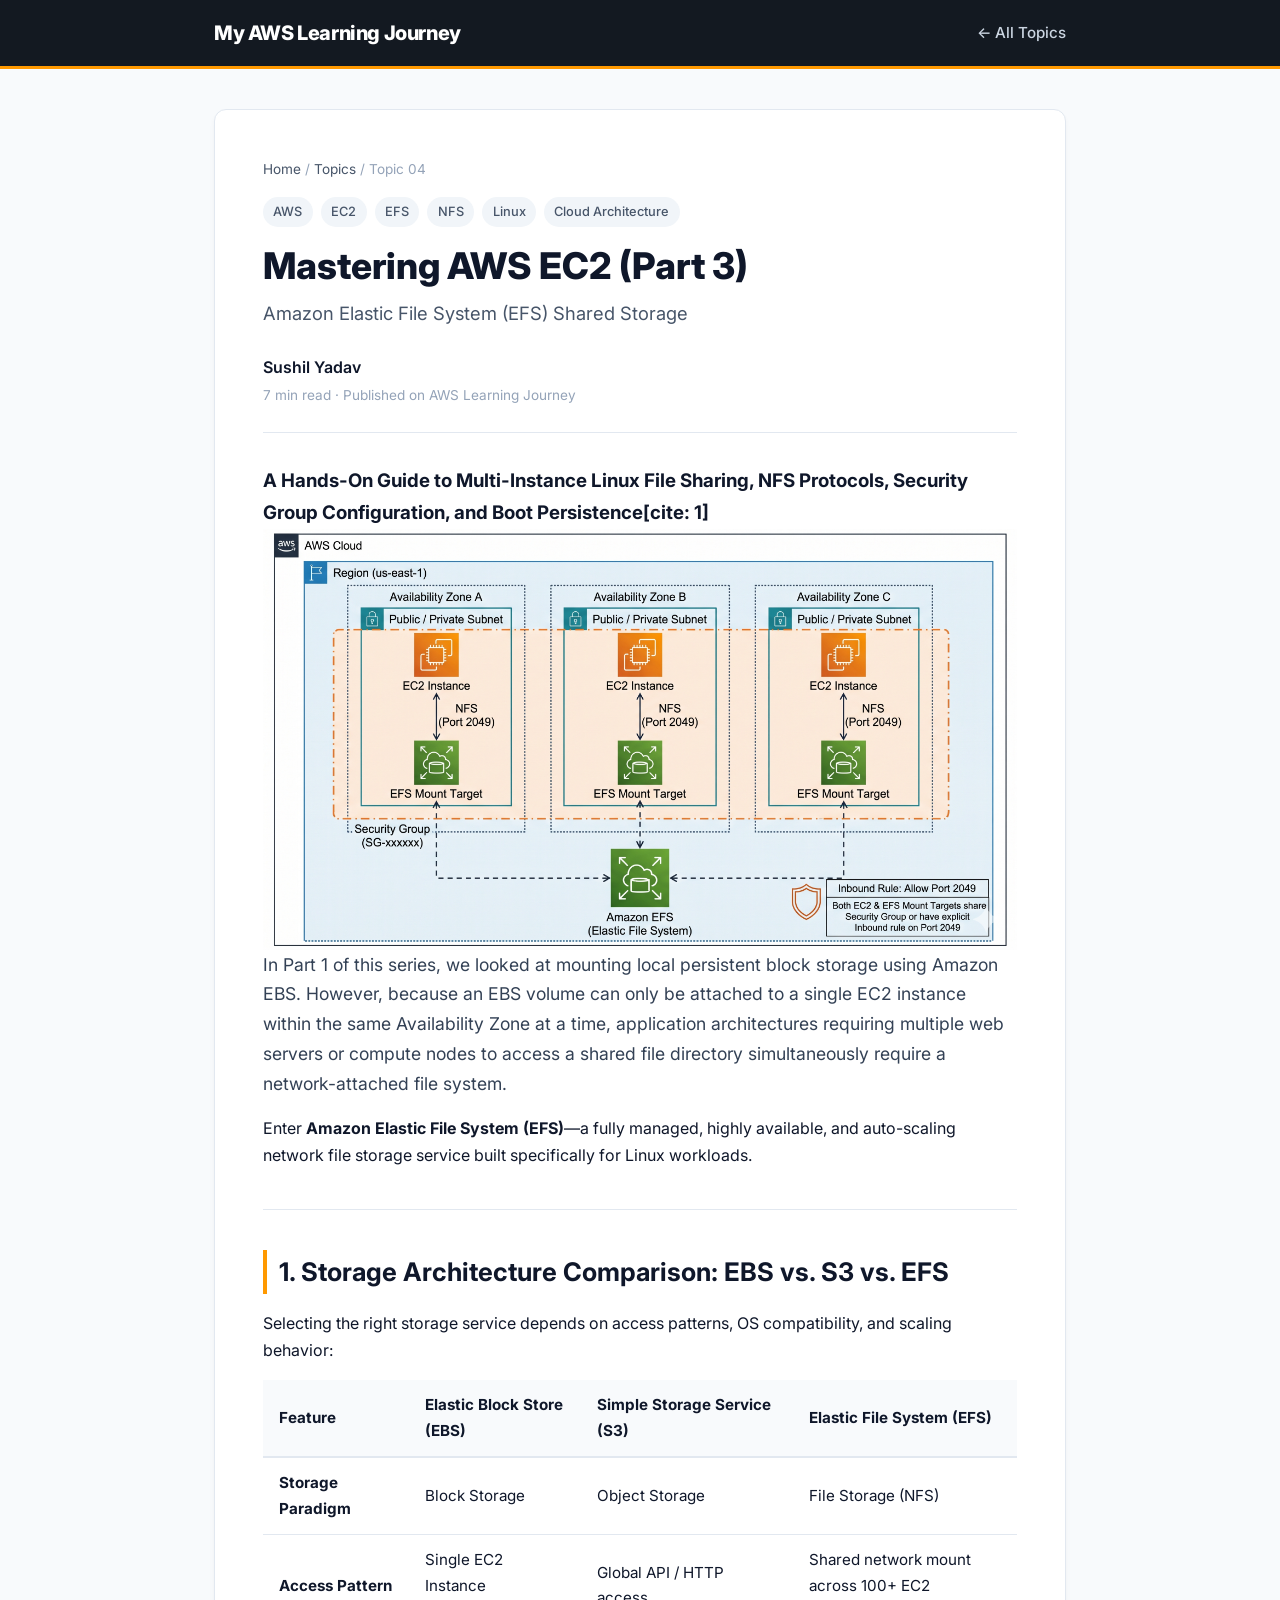
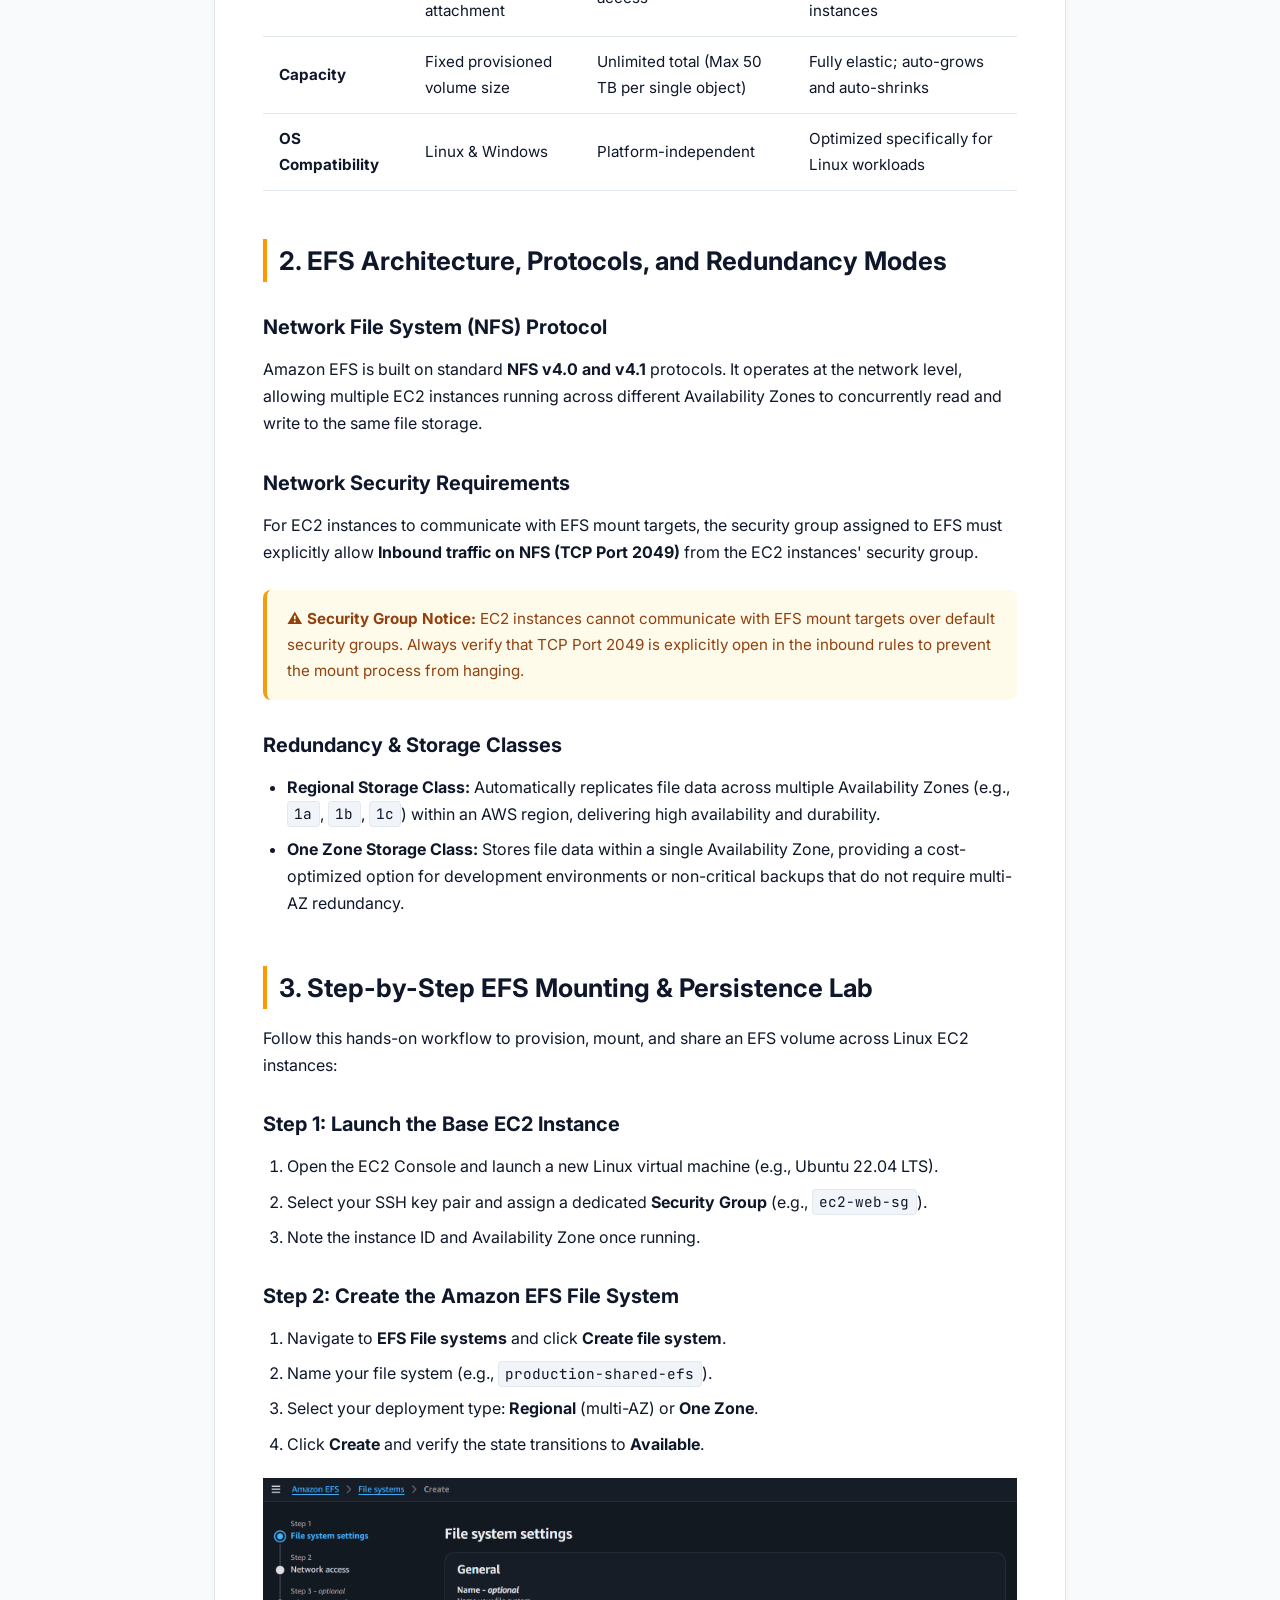
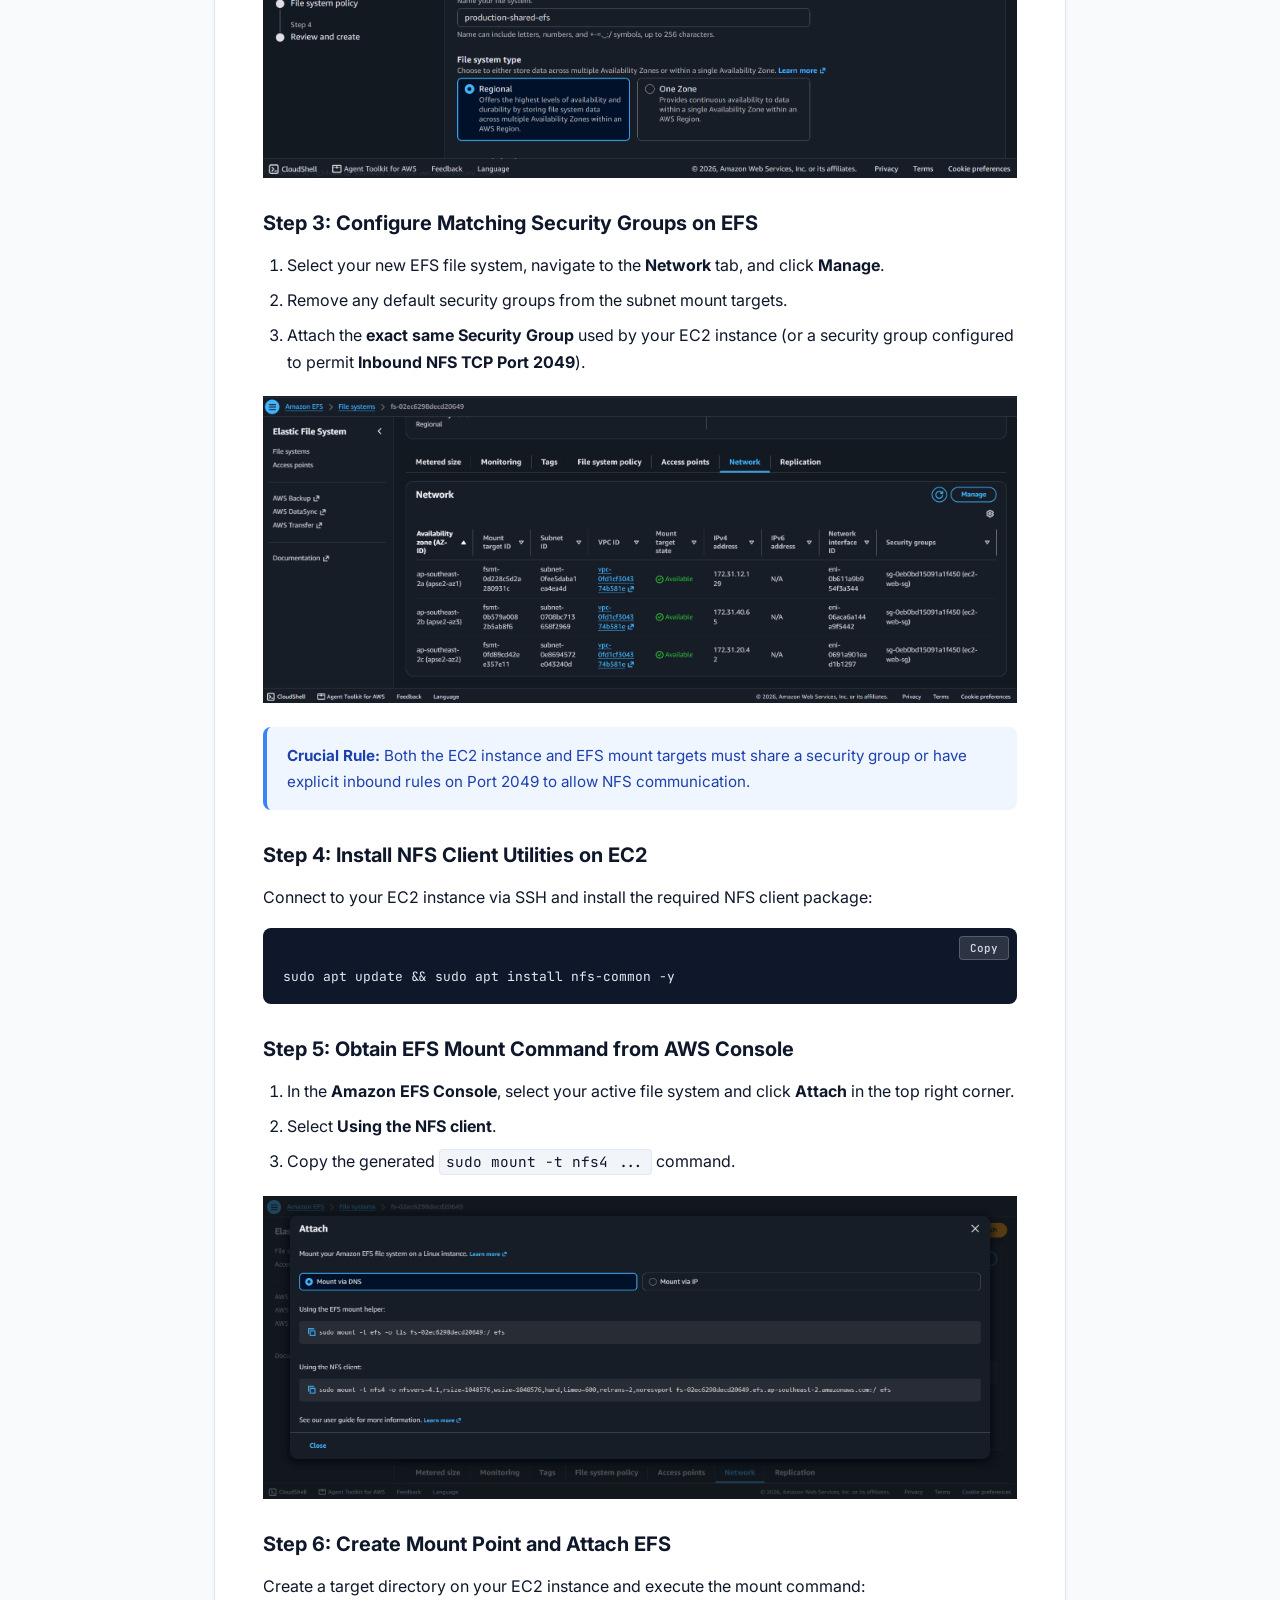
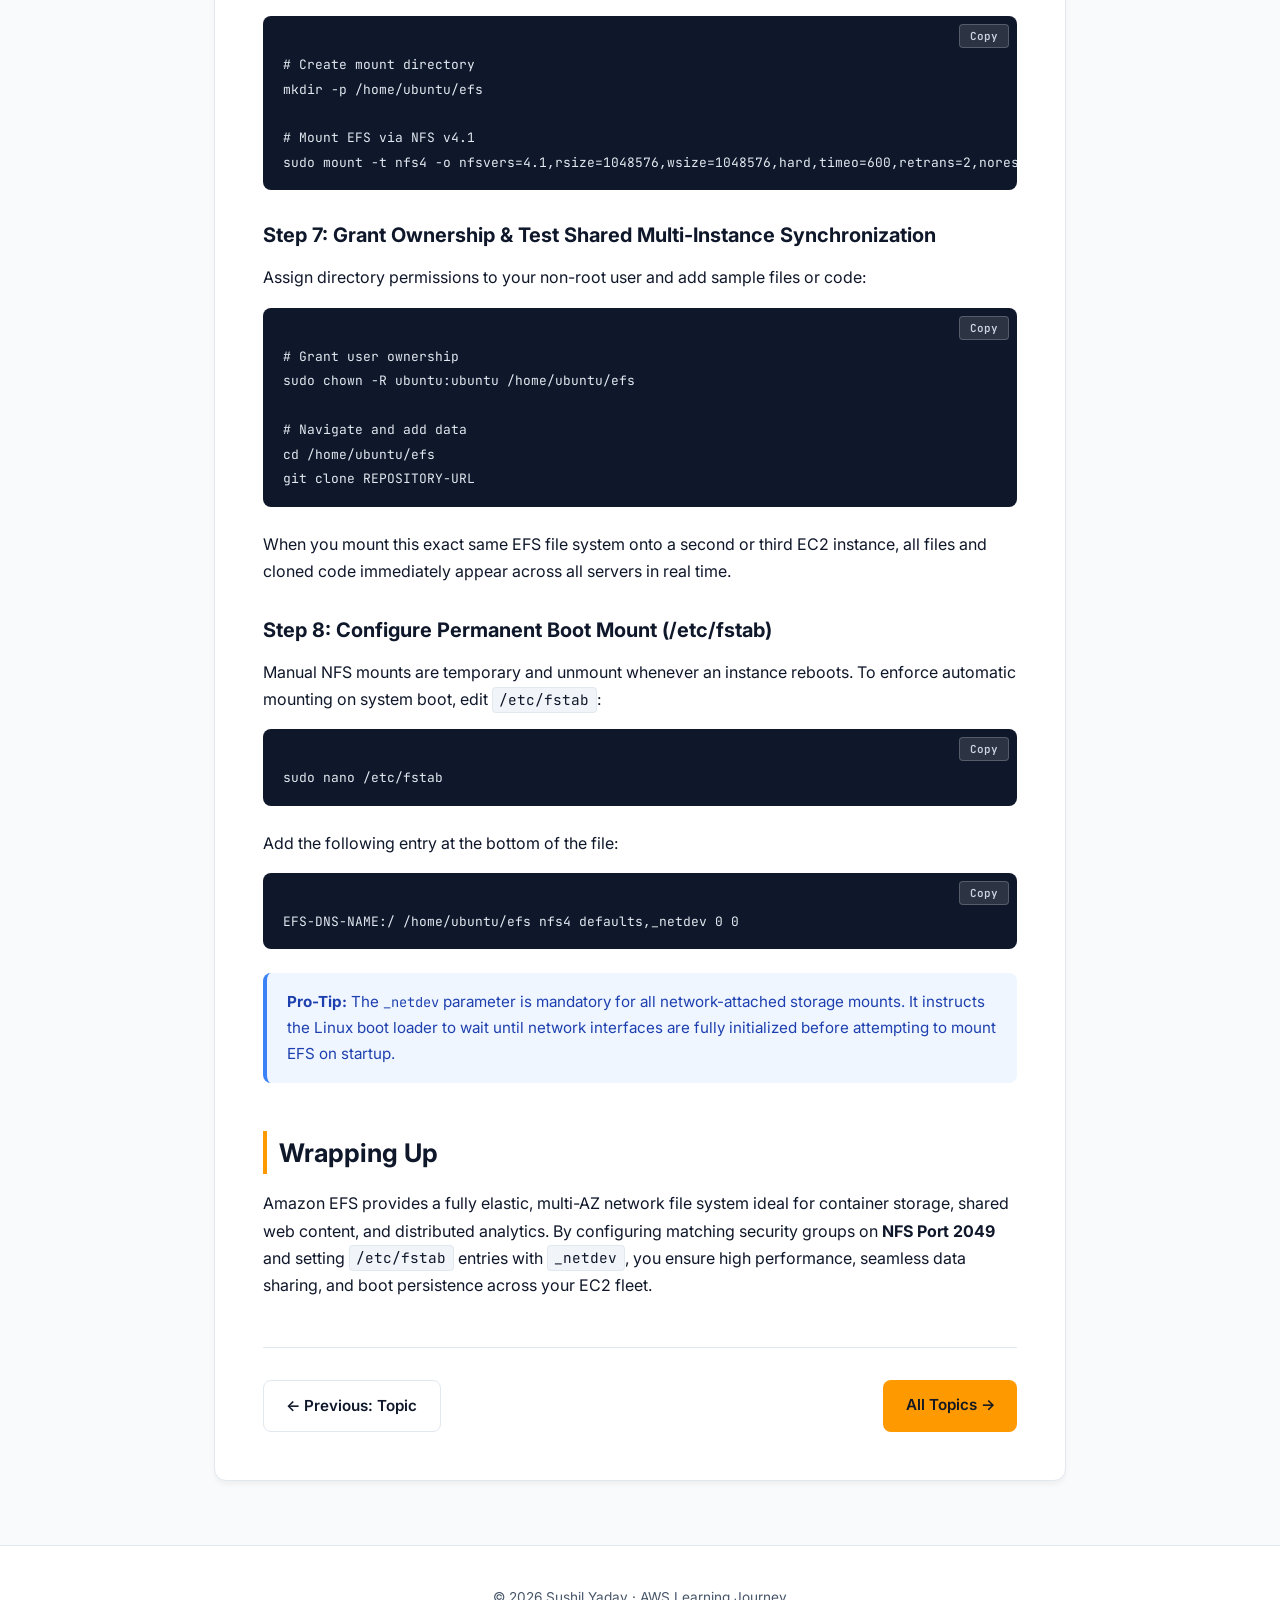
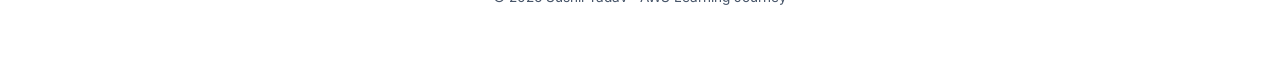
<file: topics/mastering-aws-ec2-part3-efs-shared-storage.html>
<!doctype html>
<html lang="en">
  <head>
    <meta charset="UTF-8" />
    <meta name="viewport" content="width=device-width, initial-scale=1.0" />
    <title>
      Mastering AWS EC2 (Part 3): Amazon Elastic File System (EFS) Shared
      Storage | AWS Learning Journey
    </title>
    <link rel="stylesheet" href="../styles.css" />
    <link rel="preconnect" href="https://fonts.googleapis.com" />
    <link rel="preconnect" href="https://fonts.gstatic.com" crossorigin />
    <link
      href="https://fonts.googleapis.com/css2?family=Inter:wght@400;500;600;700;800&family=JetBrains+Mono:wght@400;500&display=swap"
      rel="stylesheet"
    />
  </head>

  <!-- Image Zoom Modal -->
  <div id="image-modal" class="image-zoom-modal">
    <span class="modal-close">&times;</span>
    <img class="modal-content" id="modal-img" alt="Zoomed view" />
  </div>

  <body>
    <!-- Navigation Bar -->
    <header class="navbar">
      <div class="nav-container">
        <a href="../index.html" class="brand">My AWS Learning Journey</a>
        <nav class="nav-links">
          <a href="../index.html">← All Topics</a>
        </nav>
      </div>
    </header>

    <!-- Main Content -->
    <main class="container">
      <article class="post">
        <!-- Article Header -->
        <header class="post-header">
          <div class="breadcrumb">
            <a href="../index.html">Home</a> /
            <a href="../index.html#topics">Topics</a> / <span>Topic 04</span>
          </div>
          <div class="tag-list">
            <span class="tag">AWS</span>
            <span class="tag">EC2</span>
            <span class="tag">EFS</span>
            <span class="tag">NFS</span>
            <span class="tag">Linux</span>
            <span class="tag">Cloud Architecture</span>
          </div>
          <h1 class="post-title">Mastering AWS EC2 (Part 3)</h1>
          <p class="post-subtitle">
            Amazon Elastic File System (EFS) Shared Storage
          </p>

          <div class="author-meta">
            <div class="author-info">
              <span class="author-name">Sushil Yadav</span>
              <span class="meta-details"
                >7 min read · Published on AWS Learning Journey</span
              >
            </div>
          </div>
        </header>

        <!-- Intro Section -->
        <section class="intro-section">
          <h3 style="margin-top: 0">
            A Hands-On Guide to Multi-Instance Linux File Sharing, NFS
            Protocols, Security Group Configuration, and Boot Persistence[cite:
            1]
          </h3>
          <div>
            <img
              src="../images/efs-multi-az-architecture.png"
              alt="EFS header illustration"
            />
          </div>
          <p class="lead">
            In Part 1 of this series, we looked at mounting local persistent
            block storage using Amazon EBS. However, because an EBS volume can
            only be attached to a single EC2 instance within the same
            Availability Zone at a time, application architectures requiring
            multiple web servers or compute nodes to access a shared file
            directory simultaneously require a network-attached file system.
          </p>
          <p>
            Enter <strong>Amazon Elastic File System (EFS)</strong>—a fully
            managed, highly available, and auto-scaling network file storage
            service built specifically for Linux workloads.
          </p>
        </section>

        <hr class="divider" />

        <!-- 1. Storage Comparison -->
        <section id="comparison" class="guide-part">
          <h2>1. Storage Architecture Comparison: EBS vs. S3 vs. EFS</h2>
          <p>
            Selecting the right storage service depends on access patterns, OS
            compatibility, and scaling behavior:
          </p>

          <div class="table-responsive">
            <table
              style="
                width: 100%;
                border-collapse: collapse;
                text-align: left;
                font-size: 0.95rem;
              "
            >
              <thead>
                <tr
                  style="
                    border-bottom: 2px solid var(--border-color);
                    background: #f8fafc;
                  "
                >
                  <th style="padding: 0.75rem 1rem">Feature</th>
                  <th style="padding: 0.75rem 1rem">
                    Elastic Block Store (EBS)
                  </th>
                  <th style="padding: 0.75rem 1rem">
                    Simple Storage Service (S3)
                  </th>
                  <th style="padding: 0.75rem 1rem">
                    Elastic File System (EFS)
                  </th>
                </tr>
              </thead>
              <tbody>
                <tr style="border-bottom: 1px solid var(--border-color)">
                  <td style="padding: 0.75rem 1rem">
                    <strong>Storage Paradigm</strong>
                  </td>
                  <td style="padding: 0.75rem 1rem">Block Storage</td>
                  <td style="padding: 0.75rem 1rem">Object Storage</td>
                  <td style="padding: 0.75rem 1rem">File Storage (NFS)</td>
                </tr>
                <tr style="border-bottom: 1px solid var(--border-color)">
                  <td style="padding: 0.75rem 1rem">
                    <strong>Access Pattern</strong>
                  </td>
                  <td style="padding: 0.75rem 1rem">
                    Single EC2 Instance attachment
                  </td>
                  <td style="padding: 0.75rem 1rem">
                    Global API / HTTP access
                  </td>
                  <td style="padding: 0.75rem 1rem">
                    Shared network mount across 100+ EC2 instances
                  </td>
                </tr>
                <tr style="border-bottom: 1px solid var(--border-color)">
                  <td style="padding: 0.75rem 1rem">
                    <strong>Capacity</strong>
                  </td>
                  <td style="padding: 0.75rem 1rem">
                    Fixed provisioned volume size
                  </td>
                  <td style="padding: 0.75rem 1rem">
                    Unlimited total (Max 50 TB per single object)
                  </td>
                  <td style="padding: 0.75rem 1rem">
                    Fully elastic; auto-grows and auto-shrinks
                  </td>
                </tr>
                <tr style="border-bottom: 1px solid var(--border-color)">
                  <td style="padding: 0.75rem 1rem">
                    <strong>OS Compatibility</strong>
                  </td>
                  <td style="padding: 0.75rem 1rem">Linux &amp; Windows</td>
                  <td style="padding: 0.75rem 1rem">Platform-independent</td>
                  <td style="padding: 0.75rem 1rem">
                    Optimized specifically for Linux workloads
                  </td>
                </tr>
              </tbody>
            </table>
          </div>
        </section>

        <!-- 2. EFS Architecture & Protocols -->
        <section id="architecture" class="guide-part">
          <h2>2. EFS Architecture, Protocols, and Redundancy Modes</h2>

          <h3>Network File System (NFS) Protocol</h3>
          <p>
            Amazon EFS is built on standard
            <strong>NFS v4.0 and v4.1</strong> protocols. It operates at the
            network level, allowing multiple EC2 instances running across
            different Availability Zones to concurrently read and write to the
            same file storage.
          </p>

          <h3>Network Security Requirements</h3>
          <p>
            For EC2 instances to communicate with EFS mount targets, the
            security group assigned to EFS must explicitly allow
            <strong>Inbound traffic on NFS (TCP Port 2049)</strong> from the EC2
            instances' security group.
          </p>

          <div class="callout callout-warning">
            <strong>⚠️ Security Group Notice:</strong> EC2 instances cannot
            communicate with EFS mount targets over default security groups.
            Always verify that TCP Port 2049 is explicitly open in the inbound
            rules to prevent the mount process from hanging.
          </div>

          <h3>Redundancy &amp; Storage Classes</h3>
          <ul>
            <li>
              <strong>Regional Storage Class:</strong> Automatically replicates
              file data across multiple Availability Zones (e.g.,
              <code>1a</code>, <code>1b</code>, <code>1c</code>) within an AWS
              region, delivering high availability and durability.
            </li>
            <li>
              <strong>One Zone Storage Class:</strong> Stores file data within a
              single Availability Zone, providing a cost-optimized option for
              development environments or non-critical backups that do not
              require multi-AZ redundancy.
            </li>
          </ul>
        </section>

        <!-- 3. Hands-on Lab -->
        <section id="hands-on-lab" class="guide-part">
          <h2>3. Step-by-Step EFS Mounting &amp; Persistence Lab</h2>
          <p>
            Follow this hands-on workflow to provision, mount, and share an EFS
            volume across Linux EC2 instances:
          </p>

          <h3>Step 1: Launch the Base EC2 Instance</h3>
          <ol>
            <li>
              Open the EC2 Console and launch a new Linux virtual machine (e.g.,
              Ubuntu 22.04 LTS).
            </li>
            <li>
              Select your SSH key pair and assign a dedicated
              <strong>Security Group</strong> (e.g., <code>ec2-web-sg</code>).
            </li>
            <li>Note the instance ID and Availability Zone once running.</li>
          </ol>

          <h3>Step 2: Create the Amazon EFS File System</h3>
          <ol>
            <li>
              Navigate to <strong>EFS File systems</strong> and click
              <strong>Create file system</strong>.
            </li>
            <li>
              Name your file system (e.g.,
              <code>production-shared-efs</code>).
            </li>
            <li>
              Select your deployment type: <strong>Regional</strong> (multi-AZ)
              or <strong>One Zone</strong>.
            </li>
            <li>
              Click <strong>Create</strong> and verify the state transitions to
              <strong>Available</strong>.
            </li>
          </ol>
          <div>
            <img
              src="../images/efs-create-file-system-modal.png"
              alt="creating efs file system"
            />
          </div>

          <h3>Step 3: Configure Matching Security Groups on EFS</h3>
          <ol>
            <li>
              Select your new EFS file system, navigate to the
              <strong>Network</strong> tab, and click <strong>Manage</strong>.
            </li>
            <li>
              Remove any default security groups from the subnet mount targets.
            </li>
            <li>
              Attach the <strong>exact same Security Group</strong> used by your
              EC2 instance (or a security group configured to permit
              <strong>Inbound NFS TCP Port 2049</strong>).
            </li>
          </ol>
          <div>
            <img
              src="../images/efs-network-tab-security-groups.png"
              alt="configuring efs security groups"
            />
          </div>

          <div class="callout callout-info">
            <strong>Crucial Rule:</strong> Both the EC2 instance and EFS mount
            targets must share a security group or have explicit inbound rules
            on Port 2049 to allow NFS communication.
          </div>

          <h3>Step 4: Install NFS Client Utilities on EC2</h3>
          <p>
            Connect to your EC2 instance via SSH and install the required NFS
            client package:
          </p>
          <pre><code>sudo apt update && sudo apt install nfs-common -y</code></pre>

          <h3>Step 5: Obtain EFS Mount Command from AWS Console</h3>
          <ol>
            <li>
              In the <strong>Amazon EFS Console</strong>, select your active
              file system and click <strong>Attach</strong> in the top right
              corner.
            </li>
            <li>Select <strong>Using the NFS client</strong>.</li>
            <li>
              Copy the generated
              <code>sudo mount -t nfs4 ...</code> command.
            </li>
          </ol>
          <div>
            <img
              src="../images/efs-attach-modal-nfs-command.png"
              alt="efs attach modal instructions"
            />
          </div>

          <h3>Step 6: Create Mount Point and Attach EFS</h3>
          <p>
            Create a target directory on your EC2 instance and execute the mount
            command:
          </p>
          <pre><code># Create mount directory
mkdir -p /home/ubuntu/efs

# Mount EFS via NFS v4.1
sudo mount -t nfs4 -o nfsvers=4.1,rsize=1048576,wsize=1048576,hard,timeo=600,retrans=2,noresvport EFS-DNS-NAME:/ /home/ubuntu/efs</code></pre>

          <h3>
            Step 7: Grant Ownership &amp; Test Shared Multi-Instance
            Synchronization
          </h3>
          <p>
            Assign directory permissions to your non-root user and add sample
            files or code:
          </p>
          <pre><code># Grant user ownership
sudo chown -R ubuntu:ubuntu /home/ubuntu/efs

# Navigate and add data
cd /home/ubuntu/efs
git clone REPOSITORY-URL</code></pre>

          <!-- <div>
            <img
              src="../images/efs-multi-instance-test.webp"
              alt="testing efs sync across instances"
            />
          </div> -->

          <p>
            When you mount this exact same EFS file system onto a second or
            third EC2 instance, all files and cloned code immediately appear
            across all servers in real time.
          </p>

          <h3>Step 8: Configure Permanent Boot Mount (/etc/fstab)</h3>
          <p>
            Manual NFS mounts are temporary and unmount whenever an instance
            reboots. To enforce automatic mounting on system boot, edit
            <code>/etc/fstab</code>:
          </p>
          <pre><code>sudo nano /etc/fstab</code></pre>

          <p>Add the following entry at the bottom of the file:</p>
          <pre><code>EFS-DNS-NAME:/ /home/ubuntu/efs nfs4 defaults,_netdev 0 0</code></pre>

          <div class="callout callout-info">
            <strong>Pro-Tip:</strong> The <code>_netdev</code> parameter is
            mandatory for all network-attached storage mounts. It instructs the
            Linux boot loader to wait until network interfaces are fully
            initialized before attempting to mount EFS on startup.
          </div>
        </section>

        <!-- Summary -->
        <section class="guide-part">
          <h2>Wrapping Up</h2>
          <!-- <div>
            <img
              src="../images/wrapup-efs.webp"
              alt="EFS summary and wrap up"
            />
          </div> -->
          <p>
            Amazon EFS provides a fully elastic, multi-AZ network file system
            ideal for container storage, shared web content, and distributed
            analytics. By configuring matching security groups on
            <strong>NFS Port 2049</strong> and setting
            <code>/etc/fstab</code> entries with <code>_netdev</code>, you
            ensure high performance, seamless data sharing, and boot persistence
            across your EC2 fleet.
          </p>
        </section>

        <!-- Topic Pagination -->
        <nav class="topic-pagination">
          <a href="aws-ec2-cost-optimization.html" class="btn btn-secondary"
            >← Previous: Topic</a
          >
          <a href="../index.html#topics" class="btn btn-primary"
            >All Topics →</a
          >
        </nav>
      </article>
    </main>

    <footer class="footer">
      <div class="container footer-content">
        <p>© 2026 Sushil Yadav · AWS Learning Journey</p>
      </div>
    </footer>

    <!-- Put before the closing </body> tag -->
    <script src="../functions.js"></script>
  </body>
</html>
</file>
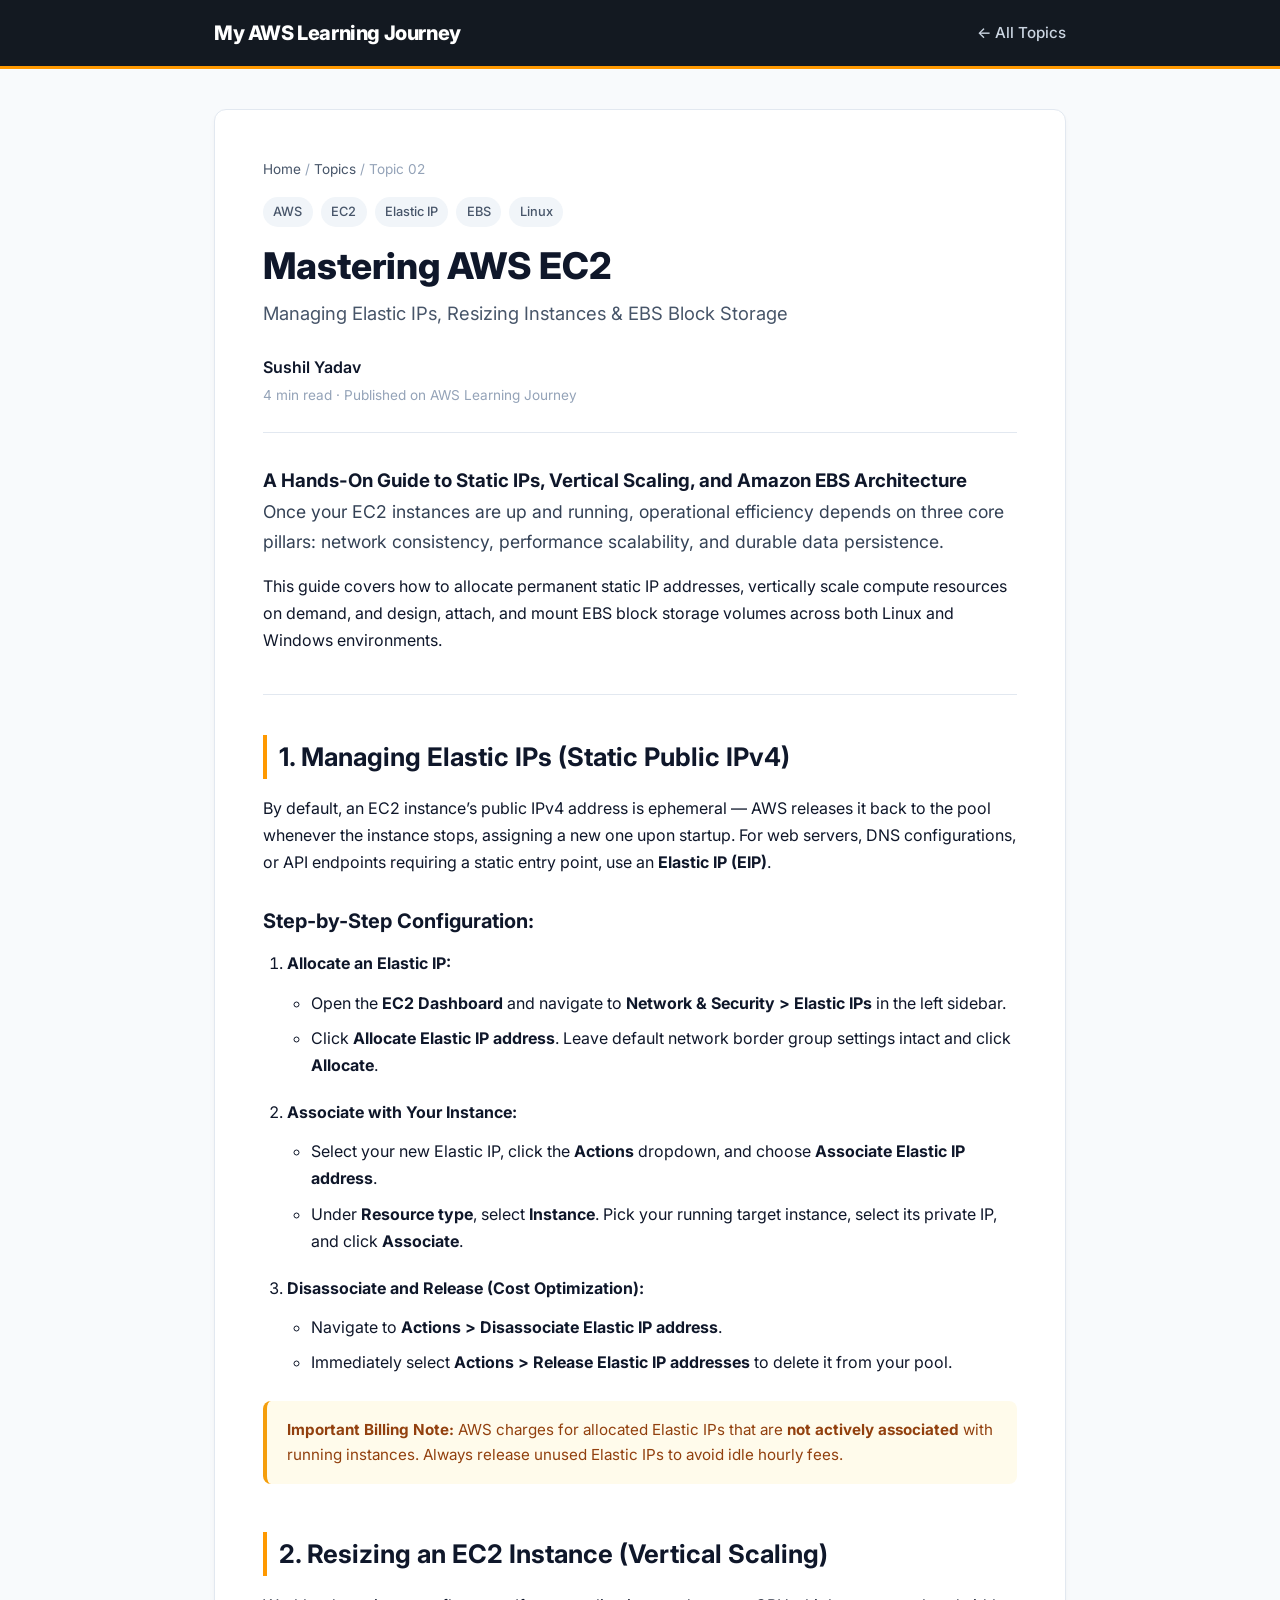
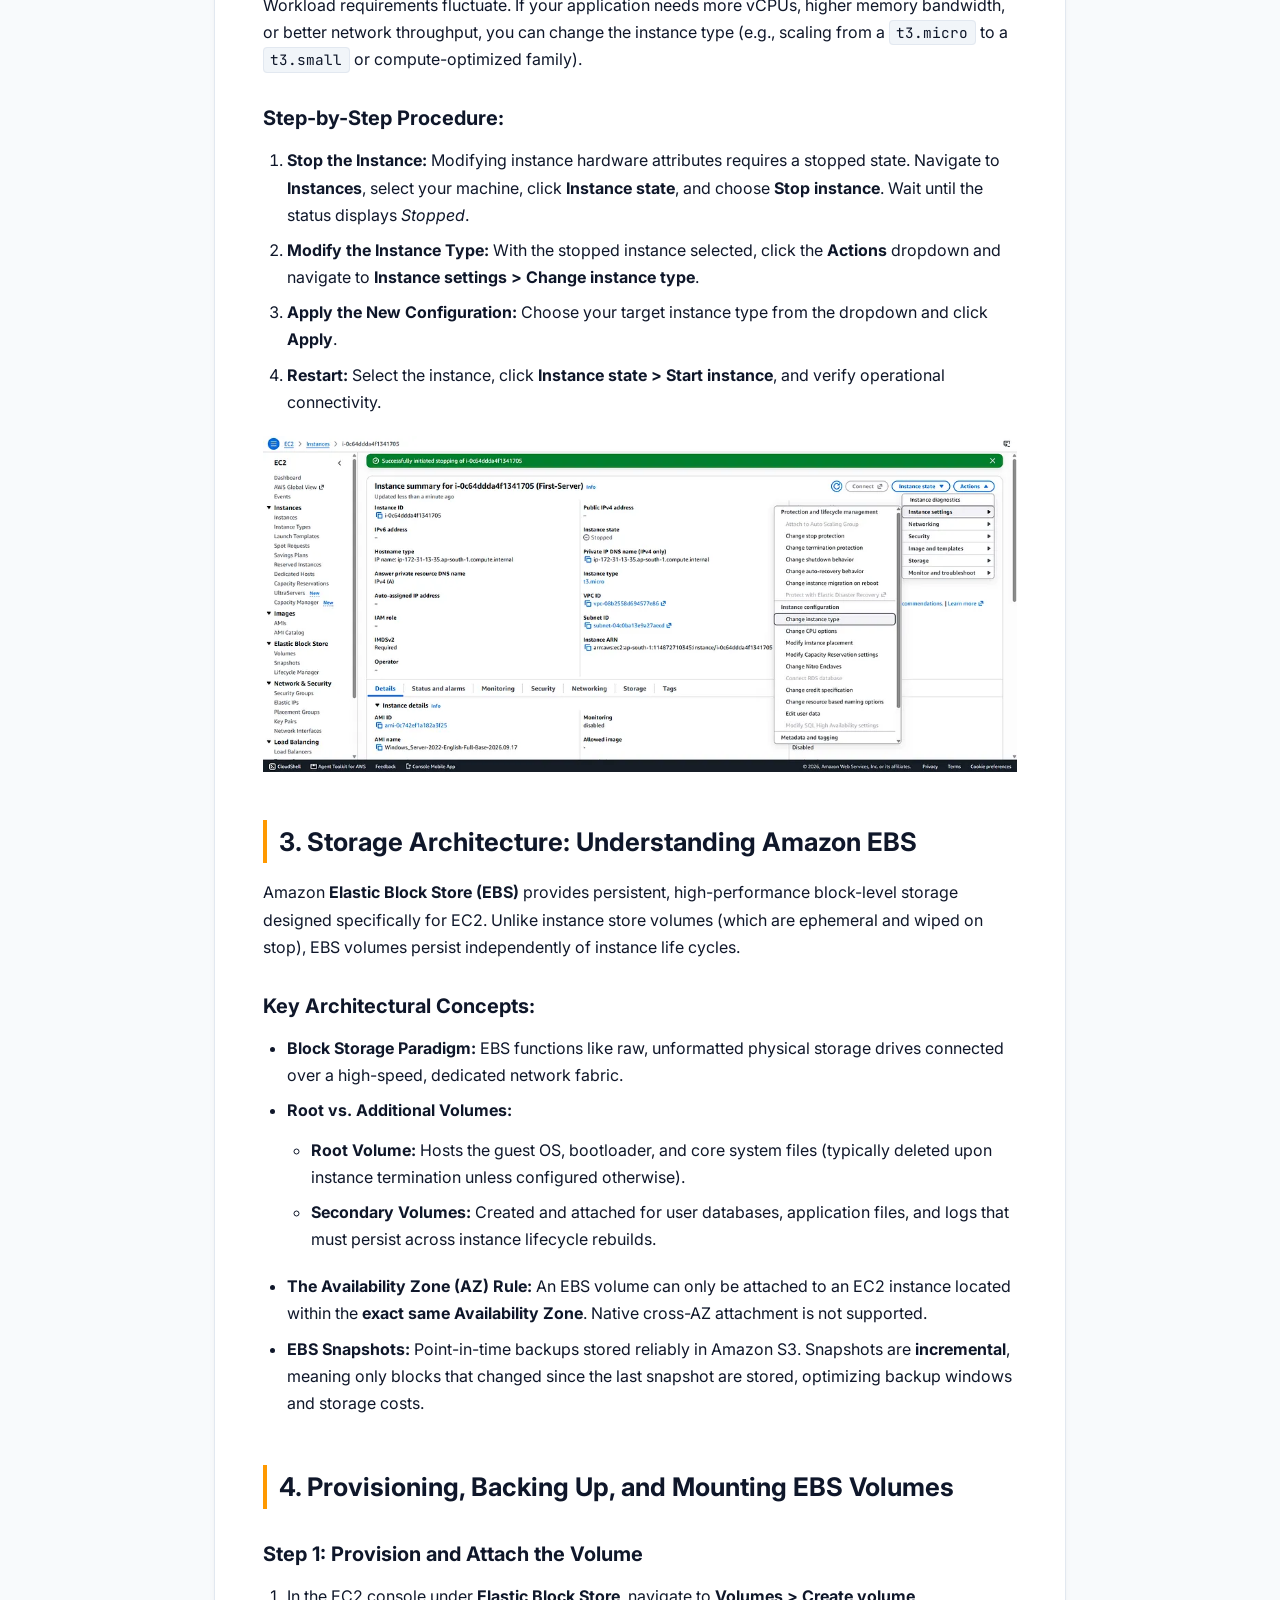
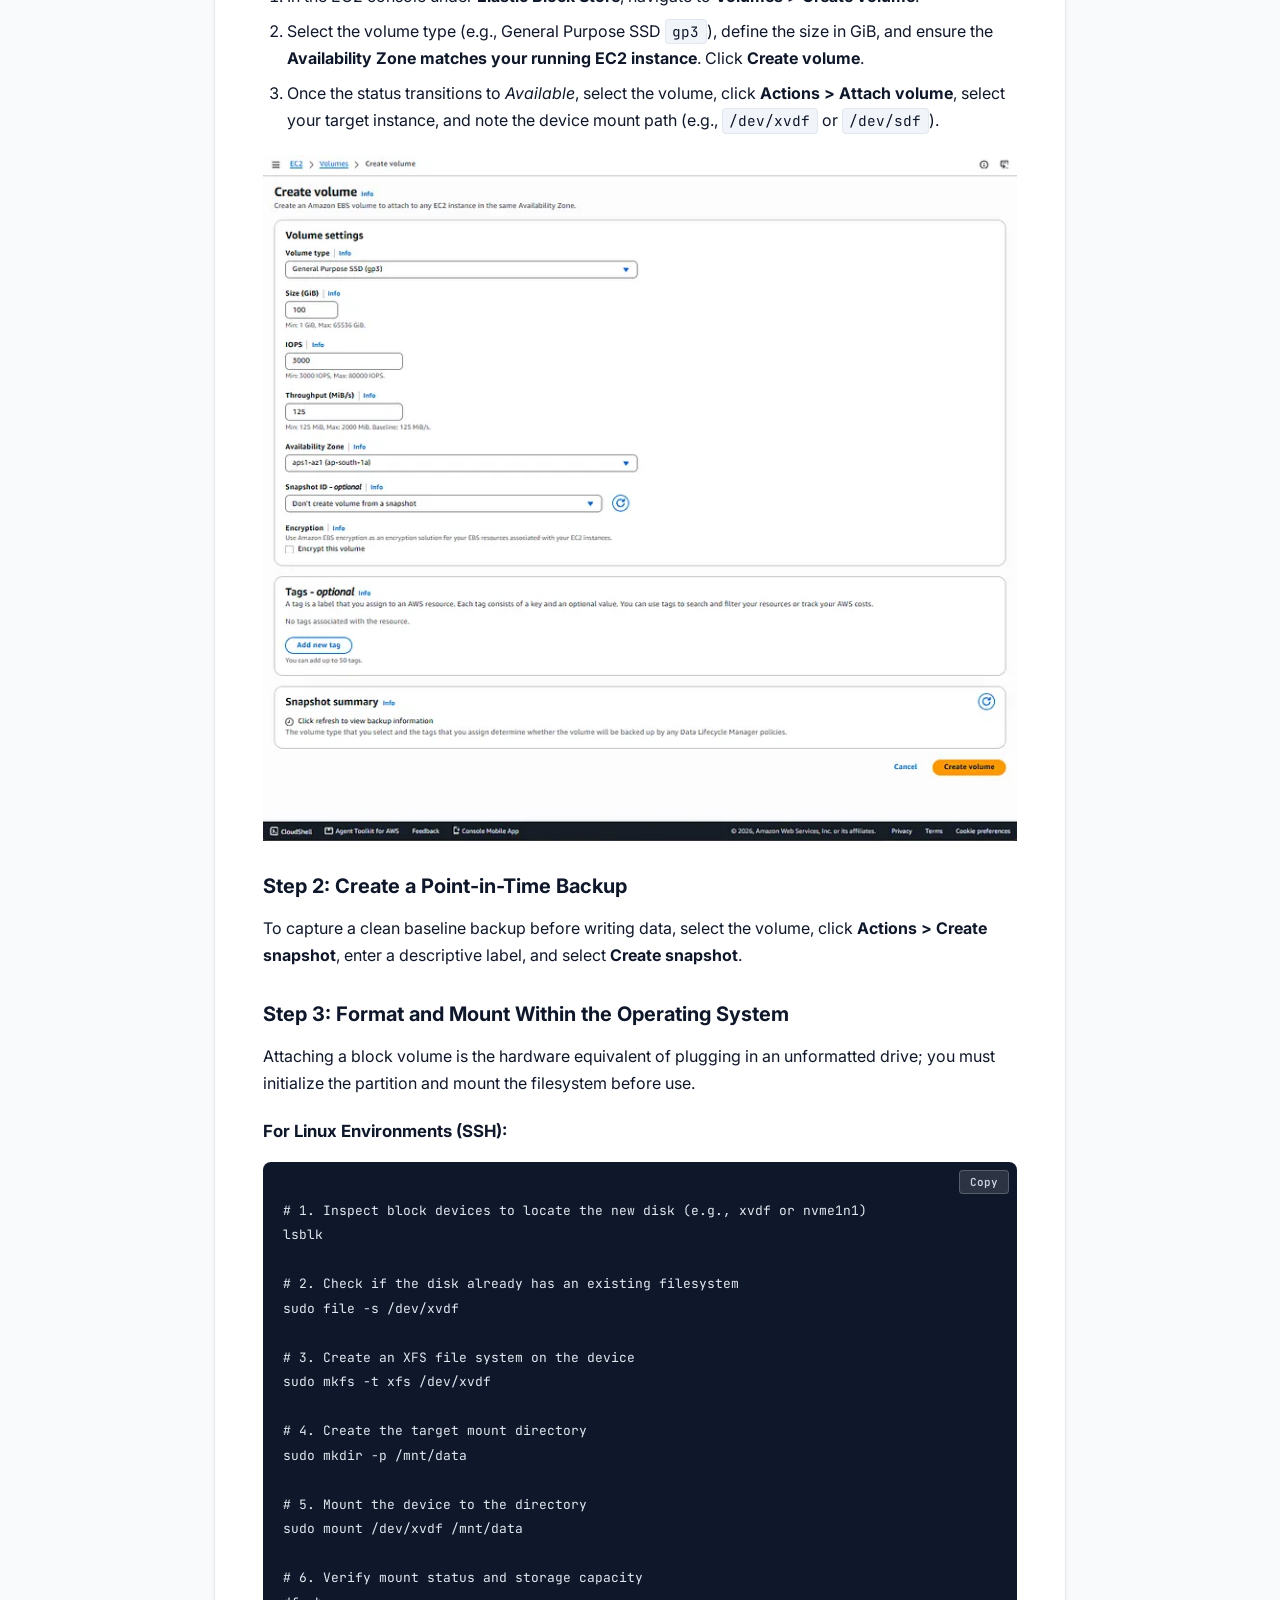
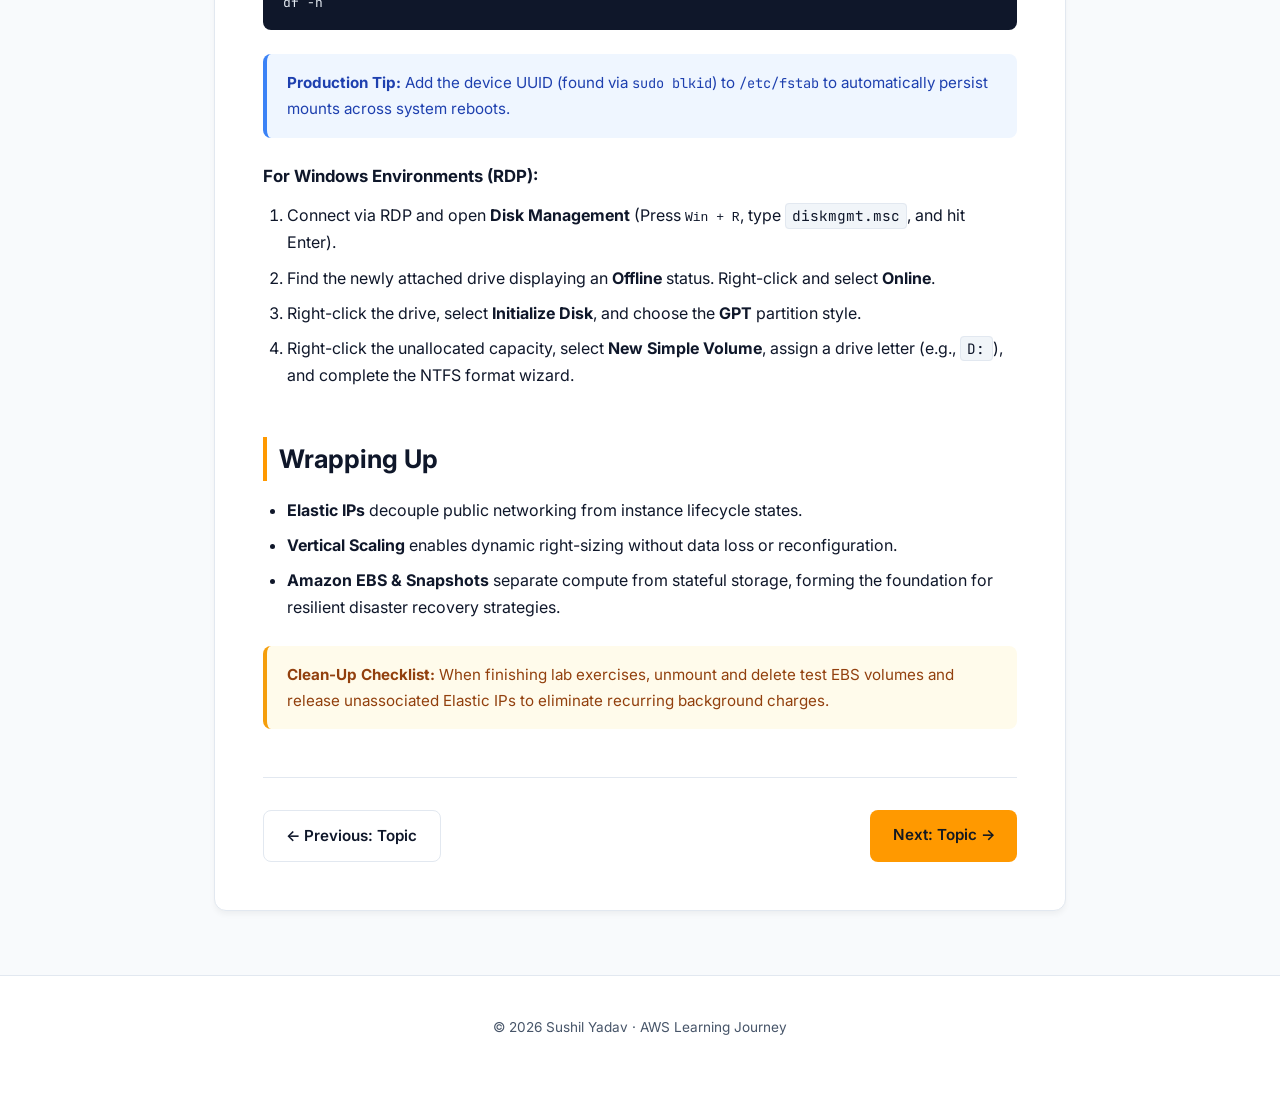
<file: topics/mastering-aws-ec2.html>
<!doctype html>
<html lang="en">
  <head>
    <meta charset="UTF-8" />
    <meta name="viewport" content="width=device-width, initial-scale=1.0" />
    <title>
      Mastering AWS EC2: Elastic IPs, Resizing & EBS | AWS Learning Journey
    </title>
    <link rel="stylesheet" href="../styles.css" />
    <link rel="preconnect" href="https://fonts.googleapis.com" />
    <link rel="preconnect" href="https://fonts.gstatic.com" crossorigin />
    <link
      href="https://fonts.googleapis.com/css2?family=Inter:wght@400;500;600;700;800&family=JetBrains+Mono:wght@400;500&display=swap"
      rel="stylesheet"
    />
  </head>

  <!-- Image Zoom Modal -->
  <div id="image-modal" class="image-zoom-modal">
    <span class="modal-close">&times;</span>
    <img class="modal-content" id="modal-img" alt="Zoomed view" />
  </div>

  <body>
    <!-- Navigation Bar -->
    <header class="navbar">
      <div class="nav-container">
        <a href="../index.html" class="brand">My AWS Learning Journey</a>
        <nav class="nav-links">
          <a href="../index.html">← All Topics</a>
          <!-- <a href="#section1">Elastic IPs</a>
        <a href="#section2">Vertical Scaling</a>
        <a href="#section3">EBS Architecture</a>
        <a href="#section4">Mounting EBS</a> -->
        </nav>
      </div>
    </header>

    <!-- Main Content -->
    <main class="container">
      <article class="post">
        <!-- Article Header -->
        <header class="post-header">
          <div class="breadcrumb">
            <a href="../index.html">Home</a> /
            <a href="../index.html#topics">Topics</a> / <span>Topic 02</span>
          </div>
          <div class="tag-list">
            <span class="tag">AWS</span>
            <span class="tag">EC2</span>
            <span class="tag">Elastic IP</span>
            <span class="tag">EBS</span>
            <span class="tag">Linux</span>
          </div>
          <h1 class="post-title">Mastering AWS EC2</h1>
          <p class="post-subtitle">
            Managing Elastic IPs, Resizing Instances & EBS Block Storage
          </p>

          <div class="author-meta">
            <div class="author-info">
              <span class="author-name">Sushil Yadav</span>
              <span class="meta-details"
                >4 min read · Published on AWS Learning Journey</span
              >
            </div>
          </div>
        </header>

        <!-- Intro Section -->
        <section class="intro-section">
          <h3 style="margin-top: 0">
            A Hands-On Guide to Static IPs, Vertical Scaling, and Amazon EBS
            Architecture
          </h3>
          <p class="lead">
            Once your EC2 instances are up and running, operational efficiency
            depends on three core pillars: network consistency, performance
            scalability, and durable data persistence.
          </p>
          <p>
            This guide covers how to allocate permanent static IP addresses,
            vertically scale compute resources on demand, and design, attach,
            and mount EBS block storage volumes across both Linux and Windows
            environments.
          </p>
        </section>

        <hr class="divider" />

        <!-- Section 1 -->
        <section id="section1" class="guide-part">
          <h2>1. Managing Elastic IPs (Static Public IPv4)</h2>
          <p>
            By default, an EC2 instance’s public IPv4 address is ephemeral — AWS
            releases it back to the pool whenever the instance stops, assigning
            a new one upon startup. For web servers, DNS configurations, or API
            endpoints requiring a static entry point, use an
            <strong>Elastic IP (EIP)</strong>.
          </p>

          <h3>Step-by-Step Configuration:</h3>
          <ol class="steps-list">
            <li>
              <strong>Allocate an Elastic IP:</strong>
              <ul>
                <li>
                  Open the <strong>EC2 Dashboard</strong> and navigate to
                  <strong>Network & Security &gt; Elastic IPs</strong> in the
                  left sidebar.
                </li>
                <li>
                  Click <strong>Allocate Elastic IP address</strong>. Leave
                  default network border group settings intact and click
                  <strong>Allocate</strong>.
                </li>
              </ul>
            </li>
            <li>
              <strong>Associate with Your Instance:</strong>
              <ul>
                <li>
                  Select your new Elastic IP, click the
                  <strong>Actions</strong> dropdown, and choose
                  <strong>Associate Elastic IP address</strong>.
                </li>
                <li>
                  Under <strong>Resource type</strong>, select
                  <strong>Instance</strong>. Pick your running target instance,
                  select its private IP, and click <strong>Associate</strong>.
                </li>
              </ul>
            </li>
            <li>
              <strong>Disassociate and Release (Cost Optimization):</strong>
              <ul>
                <li>
                  Navigate to
                  <strong>Actions &gt; Disassociate Elastic IP address</strong>.
                </li>
                <li>
                  Immediately select
                  <strong>Actions &gt; Release Elastic IP addresses</strong> to
                  delete it from your pool.
                </li>
              </ul>
            </li>
          </ol>

          <div class="callout callout-warning">
            <strong>Important Billing Note:</strong> AWS charges for allocated
            Elastic IPs that are <strong>not actively associated</strong> with
            running instances. Always release unused Elastic IPs to avoid idle
            hourly fees.
          </div>
        </section>

        <!-- Section 2 -->
        <section id="section2" class="guide-part">
          <h2>2. Resizing an EC2 Instance (Vertical Scaling)</h2>
          <p>
            Workload requirements fluctuate. If your application needs more
            vCPUs, higher memory bandwidth, or better network throughput, you
            can change the instance type (e.g., scaling from a
            <code>t3.micro</code> to a <code>t3.small</code> or
            compute-optimized family).
          </p>

          <h3>Step-by-Step Procedure:</h3>
          <ol class="steps-list">
            <li>
              <strong>Stop the Instance:</strong> Modifying instance hardware
              attributes requires a stopped state. Navigate to
              <strong>Instances</strong>, select your machine, click
              <strong>Instance state</strong>, and choose
              <strong>Stop instance</strong>. Wait until the status displays
              <em>Stopped</em>.
            </li>
            <li>
              <strong>Modify the Instance Type:</strong> With the stopped
              instance selected, click the <strong>Actions</strong> dropdown and
              navigate to
              <strong>Instance settings &gt; Change instance type</strong>.
            </li>
            <li>
              <strong>Apply the New Configuration:</strong> Choose your target
              instance type from the dropdown and click <strong>Apply</strong>.
            </li>
            <li>
              <strong>Restart:</strong> Select the instance, click
              <strong>Instance state &gt; Start instance</strong>, and verify
              operational connectivity.
            </li>
          </ol>
          <div>
            <img
              src="../images/resizing instance.webp"
              alt="resizing instance"
            />
          </div>
        </section>

        <!-- Section 3 -->
        <section id="section3" class="guide-part">
          <h2>3. Storage Architecture: Understanding Amazon EBS</h2>
          <p>
            Amazon <strong>Elastic Block Store (EBS)</strong> provides
            persistent, high-performance block-level storage designed
            specifically for EC2. Unlike instance store volumes (which are
            ephemeral and wiped on stop), EBS volumes persist independently of
            instance life cycles.
          </p>

          <h3>Key Architectural Concepts:</h3>
          <ul>
            <li>
              <strong>Block Storage Paradigm:</strong> EBS functions like raw,
              unformatted physical storage drives connected over a high-speed,
              dedicated network fabric.
            </li>
            <li>
              <strong>Root vs. Additional Volumes:</strong>
              <ul>
                <li>
                  <strong>Root Volume:</strong> Hosts the guest OS, bootloader,
                  and core system files (typically deleted upon instance
                  termination unless configured otherwise).
                </li>
                <li>
                  <strong>Secondary Volumes:</strong> Created and attached for
                  user databases, application files, and logs that must persist
                  across instance lifecycle rebuilds.
                </li>
              </ul>
            </li>
            <li>
              <strong>The Availability Zone (AZ) Rule:</strong> An EBS volume
              can only be attached to an EC2 instance located within the
              <strong>exact same Availability Zone</strong>. Native cross-AZ
              attachment is not supported.
            </li>
            <li>
              <strong>EBS Snapshots:</strong> Point-in-time backups stored
              reliably in Amazon S3. Snapshots are <strong>incremental</strong>,
              meaning only blocks that changed since the last snapshot are
              stored, optimizing backup windows and storage costs.
            </li>
          </ul>
        </section>

        <!-- Section 4 -->
        <section id="section4" class="guide-part">
          <h2>4. Provisioning, Backing Up, and Mounting EBS Volumes</h2>

          <h3>Step 1: Provision and Attach the Volume</h3>
          <ol class="steps-list">
            <li>
              In the EC2 console under <strong>Elastic Block Store</strong>,
              navigate to <strong>Volumes &gt; Create volume</strong>.
            </li>
            <li>
              Select the volume type (e.g., General Purpose SSD
              <code>gp3</code>), define the size in GiB, and ensure the
              <strong
                >Availability Zone matches your running EC2 instance</strong
              >. Click <strong>Create volume</strong>.
            </li>
            <li>
              Once the status transitions to <em>Available</em>, select the
              volume, click <strong>Actions &gt; Attach volume</strong>, select
              your target instance, and note the device mount path (e.g.,
              <code>/dev/xvdf</code> or <code>/dev/sdf</code>).
            </li>
          </ol>
          <div>
            <img src="../images/creating volume.webp" alt="creating volume" />
          </div>

          <h3>Step 2: Create a Point-in-Time Backup</h3>
          <p>
            To capture a clean baseline backup before writing data, select the
            volume, click <strong>Actions &gt; Create snapshot</strong>, enter a
            descriptive label, and select <strong>Create snapshot</strong>.
          </p>

          <h3>Step 3: Format and Mount Within the Operating System</h3>
          <p>
            Attaching a block volume is the hardware equivalent of plugging in
            an unformatted drive; you must initialize the partition and mount
            the filesystem before use.
          </p>

          <h4>For Linux Environments (SSH):</h4>
          <pre><code># 1. Inspect block devices to locate the new disk (e.g., xvdf or nvme1n1)
lsblk

# 2. Check if the disk already has an existing filesystem
sudo file -s /dev/xvdf

# 3. Create an XFS file system on the device
sudo mkfs -t xfs /dev/xvdf

# 4. Create the target mount directory
sudo mkdir -p /mnt/data

# 5. Mount the device to the directory
sudo mount /dev/xvdf /mnt/data

# 6. Verify mount status and storage capacity
df -h</code></pre>

          <div class="callout callout-info">
            <strong>Production Tip:</strong> Add the device UUID (found via
            <code>sudo blkid</code>) to <code>/etc/fstab</code> to automatically
            persist mounts across system reboots.
          </div>

          <h4>For Windows Environments (RDP):</h4>
          <ol class="steps-list">
            <li>
              Connect via RDP and open <strong>Disk Management</strong> (Press
              <kbd>Win + R</kbd>, type <code>diskmgmt.msc</code>, and hit
              Enter).
            </li>
            <li>
              Find the newly attached drive displaying an
              <strong>Offline</strong> status. Right-click and select
              <strong>Online</strong>.
            </li>
            <li>
              Right-click the drive, select <strong>Initialize Disk</strong>,
              and choose the <strong>GPT</strong> partition style.
            </li>
            <li>
              Right-click the unallocated capacity, select
              <strong>New Simple Volume</strong>, assign a drive letter (e.g.,
              <code>D:</code>), and complete the NTFS format wizard.
            </li>
          </ol>
        </section>

        <!-- Summary -->
        <section class="guide-part">
          <h2>Wrapping Up</h2>
          <ul>
            <li>
              <strong>Elastic IPs</strong> decouple public networking from
              instance lifecycle states.
            </li>
            <li>
              <strong>Vertical Scaling</strong> enables dynamic right-sizing
              without data loss or reconfiguration.
            </li>
            <li>
              <strong>Amazon EBS &amp; Snapshots</strong> separate compute from
              stateful storage, forming the foundation for resilient disaster
              recovery strategies.
            </li>
          </ul>
          <div class="callout callout-warning">
            <strong>Clean-Up Checklist:</strong> When finishing lab exercises,
            unmount and delete test EBS volumes and release unassociated Elastic
            IPs to eliminate recurring background charges.
          </div>
        </section>

        <!-- Topic Pagination -->
        <nav class="topic-pagination">
          <a href="mastering-aws-cloud-computing.html" class="btn btn-secondary"
            >← Previous: Topic</a
          >
          <a href="aws-ec2-cost-optimization.html" class="btn btn-primary"
            >Next: Topic →</a
          >
        </nav>
      </article>
    </main>

    <footer class="footer">
      <div class="container footer-content">
        <p>© 2026 Sushil Yadav · AWS Learning Journey</p>
      </div>
    </footer>

    <!-- Put before the closing </body> tag -->
    <script src="../functions.js"></script>
  </body>
</html>
</file>
<file: styles.css>
:root {
  --font-sans:
    "Inter", -apple-system, BlinkMacSystemFont, "Segoe UI", Roboto, sans-serif;
  --font-mono: "JetBrains Mono", monospace;
  --bg-page: #f8fafc;
  --bg-surface: #ffffff;
  --text-primary: #0f172a;
  --text-secondary: #475569;
  --text-muted: #94a3b8;
  --border-color: #e2e8f0;
  --primary-accent: #ff9900; /* AWS Gold/Orange */
  --primary-dark: #131921; /* AWS Header Dark */
  --primary-blue: #0284c7;
  --code-bg: #0f172a;
  --code-text: #e2e8f0;
}

* {
  box-sizing: border-box;
  margin: 0;
  padding: 0;
}

body {
  font-family: var(--font-sans);
  background-color: var(--bg-page);
  color: var(--text-primary);
  line-height: 1.7;
}

/* Navbar */
.navbar {
  background: var(--primary-dark);
  color: #fff;
  position: sticky;
  top: 0;
  z-index: 100;
  border-bottom: 3px solid var(--primary-accent);
}

.nav-container {
  max-width: 900px;
  margin: 0 auto;
  padding: 1rem 1.5rem;
  display: flex;
  justify-content: space-between;
  align-items: center;
}

.brand {
  font-weight: 800;
  font-size: 1.25rem;
  color: #fff;
  text-decoration: none;
  letter-spacing: -0.02em;
}

.nav-links a {
  color: #cbd5e1;
  text-decoration: none;
  margin-left: 1.5rem;
  font-size: 0.95rem;
  font-weight: 500;
  transition: color 0.2s ease;
}

.nav-links a:hover,
.nav-links a.active {
  color: var(--primary-accent);
}

/* Layout */
.container {
  max-width: 900px;
  margin: 0 auto;
  padding: 0 1.5rem;
}

/* Hero Section (Landing Page) */
.hero {
  background: linear-gradient(180deg, #ffffff 0%, #f1f5f9 100%);
  border-bottom: 1px solid var(--border-color);
  padding: 4.5rem 0 3.5rem 0;
  text-align: center;
}

.hero-content {
  display: flex;
  flex-direction: column;
  align-items: center;
}

.badge {
  background: #fef3c7;
  color: #92400e;
  font-size: 0.8rem;
  font-weight: 600;
  padding: 0.3rem 0.8rem;
  border-radius: 9999px;
  margin-bottom: 1rem;
}

.hero-title {
  font-size: 2.75rem;
  font-weight: 800;
  letter-spacing: -0.03em;
  line-height: 1.2;
  margin-bottom: 1rem;
}

.hero-subtitle {
  font-size: 1.15rem;
  color: var(--text-secondary);
  max-width: 680px;
  margin-bottom: 2rem;
}

.hero-cta {
  display: flex;
  gap: 1rem;
}

/* Buttons */
.btn {
  display: inline-block;
  padding: 0.75rem 1.4rem;
  font-weight: 600;
  border-radius: 8px;
  text-decoration: none;
  font-size: 0.95rem;
  transition: all 0.2s ease;
}

.btn-primary {
  background: var(--primary-accent);
  color: #131921;
}

.btn-primary:hover {
  background: #f08c00;
}

.btn-secondary {
  background: #fff;
  border: 1px solid var(--border-color);
  color: var(--text-primary);
}

.btn-secondary:hover {
  background: #f1f5f9;
}

/* Section Header */
.section-header {
  margin: 3.5rem 0 2rem 0;
}

.section-header h2 {
  font-size: 1.85rem;
  font-weight: 700;
}

.section-header p {
  color: var(--text-secondary);
  margin-top: 0.25rem;
}

/* Grid Cards */
.grid-cards {
  display: grid;
  grid-template-columns: 1fr;
  gap: 1.5rem;
  margin-bottom: 4rem;
}

.card {
  background: var(--bg-surface);
  border: 1px solid var(--border-color);
  border-radius: 12px;
  padding: 1.75rem;
  display: flex;
  flex-direction: column;
  transition:
    transform 0.2s ease,
    box-shadow 0.2s ease;
}

.card:hover {
  transform: translateY(-2px);
  box-shadow: 0 10px 15px -3px rgba(0, 0, 0, 0.05);
}

.card-upcoming {
  opacity: 0.75;
  background: #fcfcfd;
}

.card-meta {
  display: flex;
  justify-content: space-between;
  align-items: center;
  margin-bottom: 0.75rem;
}

.tag-active {
  background: #e0f2fe;
  color: #0369a1;
  font-size: 0.75rem;
  font-weight: 700;
  padding: 0.2rem 0.6rem;
  border-radius: 6px;
}

.tag-soon {
  background: #f1f5f9;
  color: var(--text-secondary);
  font-size: 0.75rem;
  font-weight: 600;
  padding: 0.2rem 0.6rem;
  border-radius: 6px;
}

.read-time {
  font-size: 0.8rem;
  color: var(--text-muted);
}

.card-title {
  font-size: 1.35rem;
  margin-bottom: 0.5rem;
}

.card-title a {
  text-decoration: none;
  color: var(--text-primary);
}

.card-title a:hover {
  color: var(--primary-blue);
}

.card-desc {
  color: var(--text-secondary);
  font-size: 0.95rem;
  margin-bottom: 1.25rem;
  flex-grow: 1;
}

.card-tags {
  display: flex;
  gap: 0.5rem;
  margin-bottom: 1.25rem;
}

.card-tags span {
  font-family: var(--font-mono);
  background: #f8fafc;
  border: 1px solid var(--border-color);
  font-size: 0.75rem;
  padding: 0.15rem 0.5rem;
  border-radius: 4px;
}

.card-link {
  font-weight: 600;
  text-decoration: none;
  color: var(--primary-blue);
  font-size: 0.95rem;
}

/* About Box */
.about-section {
  background: #fff;
  border-top: 1px solid var(--border-color);
  padding: 3rem 0;
}

.about-container {
  max-width: 680px;
}

.about-container h2 {
  font-size: 1.4rem;
  margin-bottom: 0.5rem;
}

/* Article Styling */
.post {
  background: var(--bg-surface);
  padding: 3rem;
  border-radius: 12px;
  border: 1px solid var(--border-color);
  box-shadow: 0 4px 6px -1px rgba(0, 0, 0, 0.05);
  margin: 2.5rem 0 4rem 0;
}

.breadcrumb {
  font-size: 0.85rem;
  color: var(--text-muted);
  margin-bottom: 1rem;
}

.breadcrumb a {
  color: var(--text-secondary);
  text-decoration: none;
}

.tag-list {
  display: flex;
  gap: 0.5rem;
  margin-bottom: 1rem;
  flex-wrap: wrap;
}

.tag {
  background: #f1f5f9;
  color: #475569;
  padding: 0.25rem 0.65rem;
  border-radius: 9999px;
  font-size: 0.8rem;
  font-weight: 500;
}

.post-title {
  font-size: 2.3rem;
  font-weight: 800;
  line-height: 1.25;
  color: #0f172a;
}

.post-subtitle {
  font-size: 1.15rem;
  color: var(--text-secondary);
  margin-top: 0.6rem;
}

.author-meta {
  margin-top: 1.5rem;
  padding-bottom: 1.5rem;
  border-bottom: 1px solid var(--border-color);
}

.author-name {
  font-weight: 600;
  display: block;
}

.meta-details {
  font-size: 0.85rem;
  color: var(--text-muted);
}

.intro-section {
  margin-top: 2rem;
}

.lead {
  font-size: 1.1rem;
  color: #334155;
  margin-bottom: 1rem;
}

.divider {
  border: 0;
  height: 1px;
  background: var(--border-color);
  margin: 2.5rem 0;
}

.guide-part {
  margin-bottom: 3rem;
}

.guide-part h2 {
  font-size: 1.6rem;
  color: #0f172a;
  margin-bottom: 1rem;
  border-left: 4px solid var(--primary-accent);
  padding-left: 0.75rem;
}

.guide-part h3 {
  font-size: 1.25rem;
  margin: 1.75rem 0 0.75rem 0;
}

.guide-part h4 {
  font-size: 1.05rem;
  margin: 1.25rem 0 0.5rem 0;
}

p {
  margin-bottom: 1rem;
}

ul,
ol {
  margin: 0.75rem 0 1.25rem 1.5rem;
}

li {
  margin-bottom: 0.5rem;
}

/* Code Blocks */
pre {
  background: var(--code-bg);
  color: var(--code-text);
  padding: 1rem 1.25rem;
  border-radius: 8px;
  overflow-x: auto;
  font-family: var(--font-mono);
  font-size: 0.9rem;
  margin: 1rem 0 1.5rem 0;
}

code {
  font-family: var(--font-mono);
  font-size: 0.9em;
}

p code,
li code {
  background: #f1f5f9;
  color: #0f172a;
  padding: 0.15rem 0.4rem;
  border-radius: 4px;
  border: 1px solid #e2e8f0;
}

/* Callouts */
.callout {
  padding: 1rem 1.25rem;
  border-radius: 8px;
  margin: 1.5rem 0;
  font-size: 0.95rem;
}

.callout-warning {
  background: #fffbeb;
  border-left: 4px solid #f59e0b;
  color: #92400e;
}

.callout-info {
  background: #eff6ff;
  border-left: 4px solid #3b82f6;
  color: #1e40af;
}

.topic-pagination {
  display: flex;
  justify-content: space-between;
  margin-top: 3rem;
  padding-top: 2rem;
  border-top: 1px solid var(--border-color);
}

/* Footer */
.footer {
  border-top: 1px solid var(--border-color);
  background: var(--bg-surface);
  text-align: center;
  padding: 2.5rem 0;
  font-size: 0.85rem;
  color: var(--text-secondary);
}

/* Mobile Responsive */
@media (max-width: 640px) {
  .hero-title {
    font-size: 2rem;
  }
  .hero-cta {
    flex-direction: column;
    width: 100%;
  }
  .btn {
    text-align: center;
  }
  .post {
    padding: 1.5rem;
  }
  .post-title {
    font-size: 1.75rem;
  }
}

img {
  max-width: 100%;
  height: auto;
  display: block;
}

/* Code block container setup */
pre {
  position: relative !important;
  padding-top: 2.25rem !important; /* Prevents code overlapping the button */
}

/* Copy Button */
.copy-code-btn {
  position: absolute;
  top: 8px;
  right: 8px;
  z-index: 10;
  padding: 4px 10px;
  font-size: 11px;
  font-family: inherit;
  font-weight: 600;
  color: #cbd5e1;
  background-color: rgba(255, 255, 255, 0.12);
  border: 1px solid rgba(255, 255, 255, 0.2);
  border-radius: 4px;
  cursor: pointer;
  transition: all 0.2s ease;
  user-select: none;
}

.copy-code-btn:hover {
  background-color: rgba(255, 255, 255, 0.25);
  color: #ffffff;
}

.copy-code-btn.copied {
  background-color: #10b981;
  border-color: #10b981;
  color: #ffffff;
}

/* Image Zoom Cursor */
.zoomable-img {
  cursor: zoom-in;
  transition:
    transform 0.2s ease,
    opacity 0.2s ease;
}

.zoomable-img:hover {
  opacity: 0.95;
}

/* Zoom Modal Overlay */
.image-zoom-modal {
  display: none;
  position: fixed;
  inset: 0;
  z-index: 99999;
  width: 100vw;
  height: 100vh;
  background-color: rgba(0, 0, 0, 0.85);
  backdrop-filter: blur(4px);
  justify-content: center;
  align-items: center;
  cursor: zoom-out;
}

.image-zoom-modal.active {
  display: flex;
}

.image-zoom-content {
  max-width: 90vw;
  max-height: 90vh;
  object-fit: contain;
  border-radius: 6px;
  box-shadow: 0 10px 30px rgba(0, 0, 0, 0.6);
  animation: modalZoomIn 0.2s ease-out;
}

.image-zoom-close {
  position: absolute;
  top: 20px;
  right: 25px;
  font-size: 32px;
  color: #ffffff;
  cursor: pointer;
  line-height: 1;
}

@keyframes modalZoomIn {
  from {
    transform: scale(0.92);
    opacity: 0;
  }
  to {
    transform: scale(1);
    opacity: 1;
  }
}

.table-responsive {
  width: 100%;
  overflow-x: auto;
  -webkit-overflow-scrolling: touch;
  margin-bottom: 1.5rem;
}
</file>
